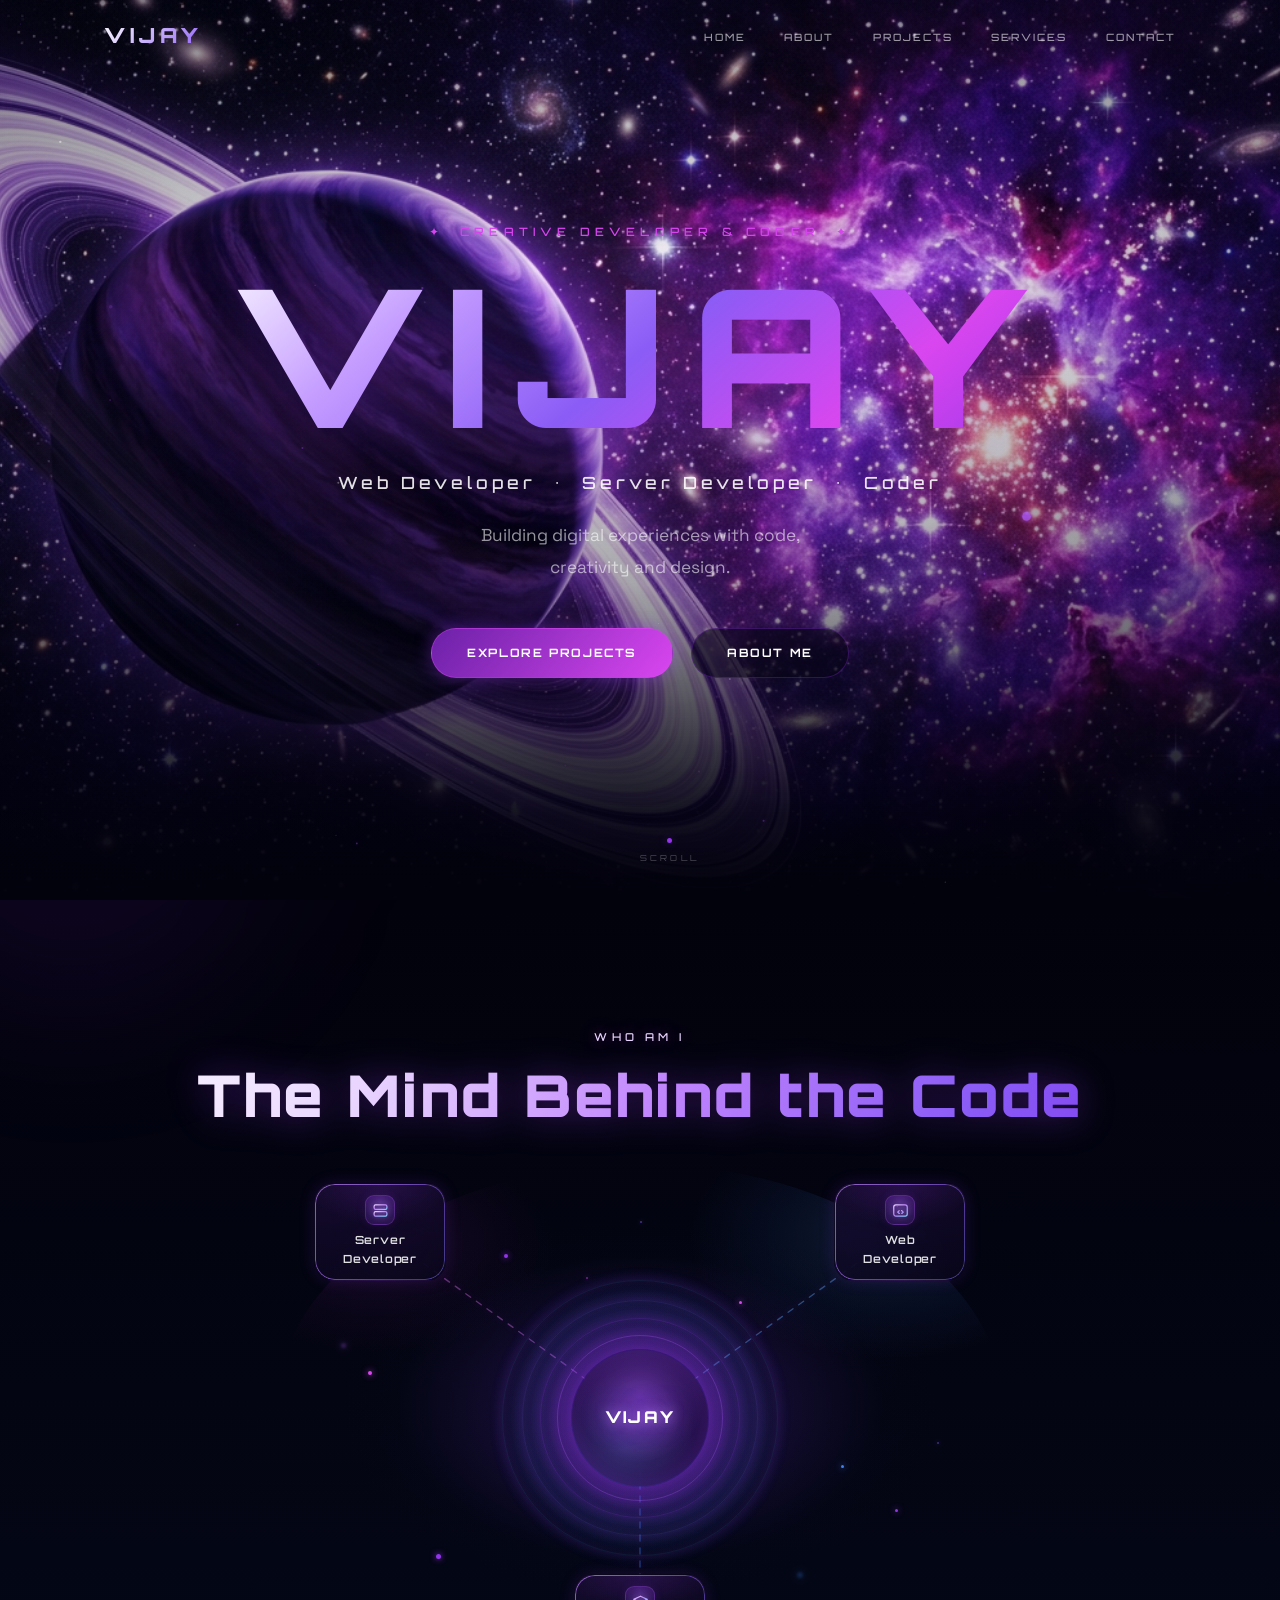
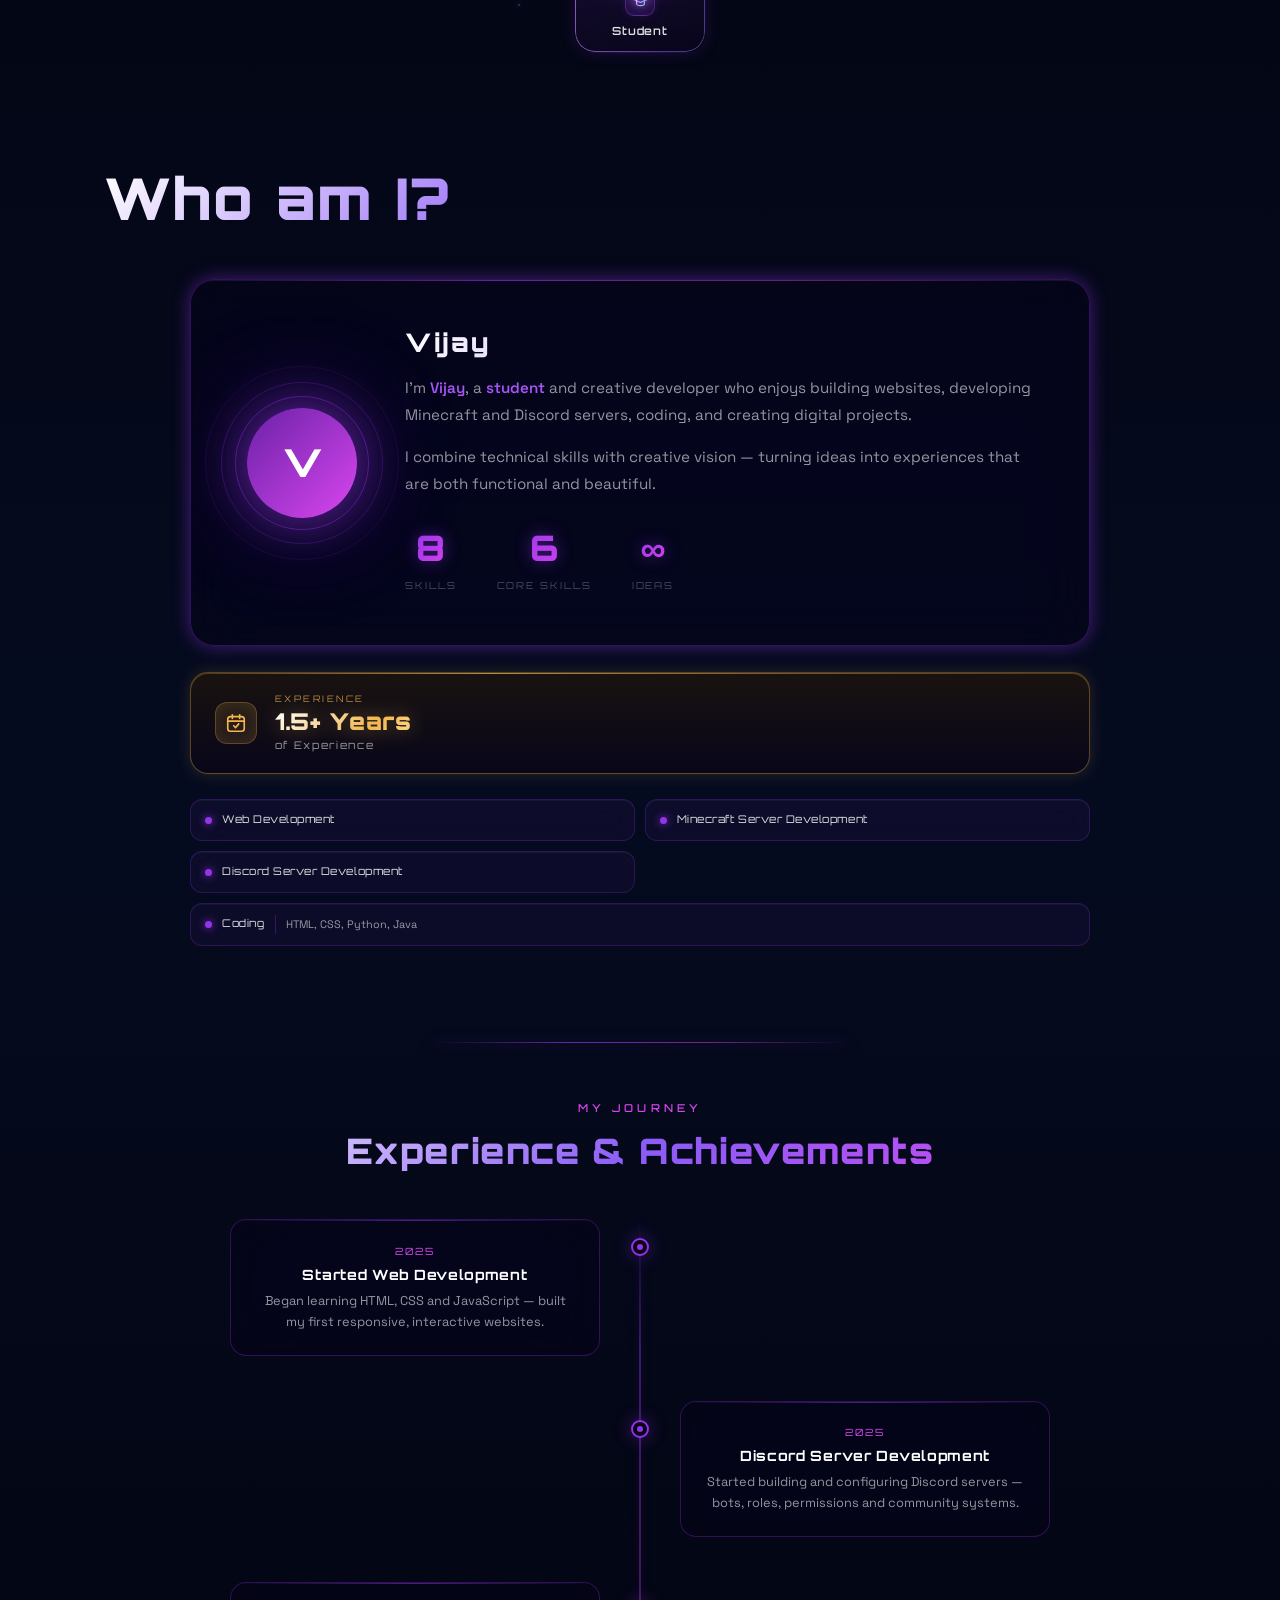
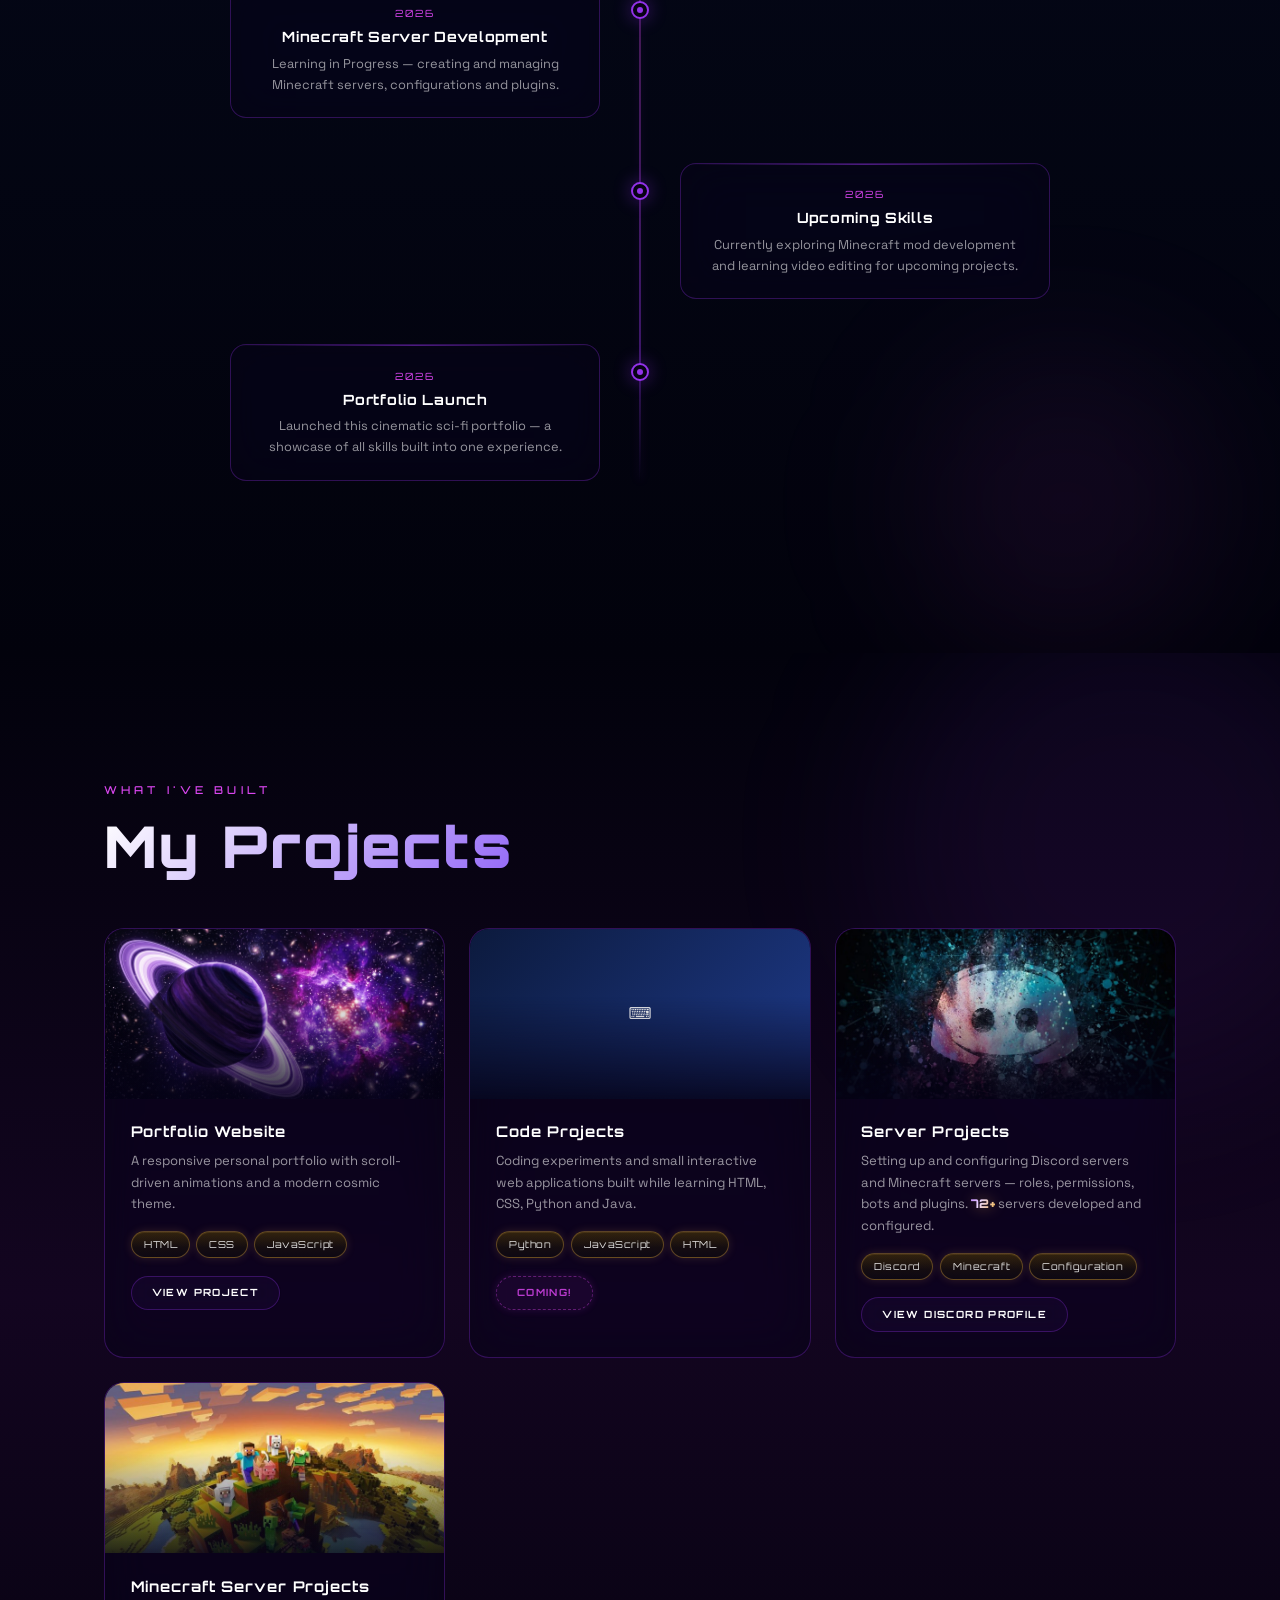
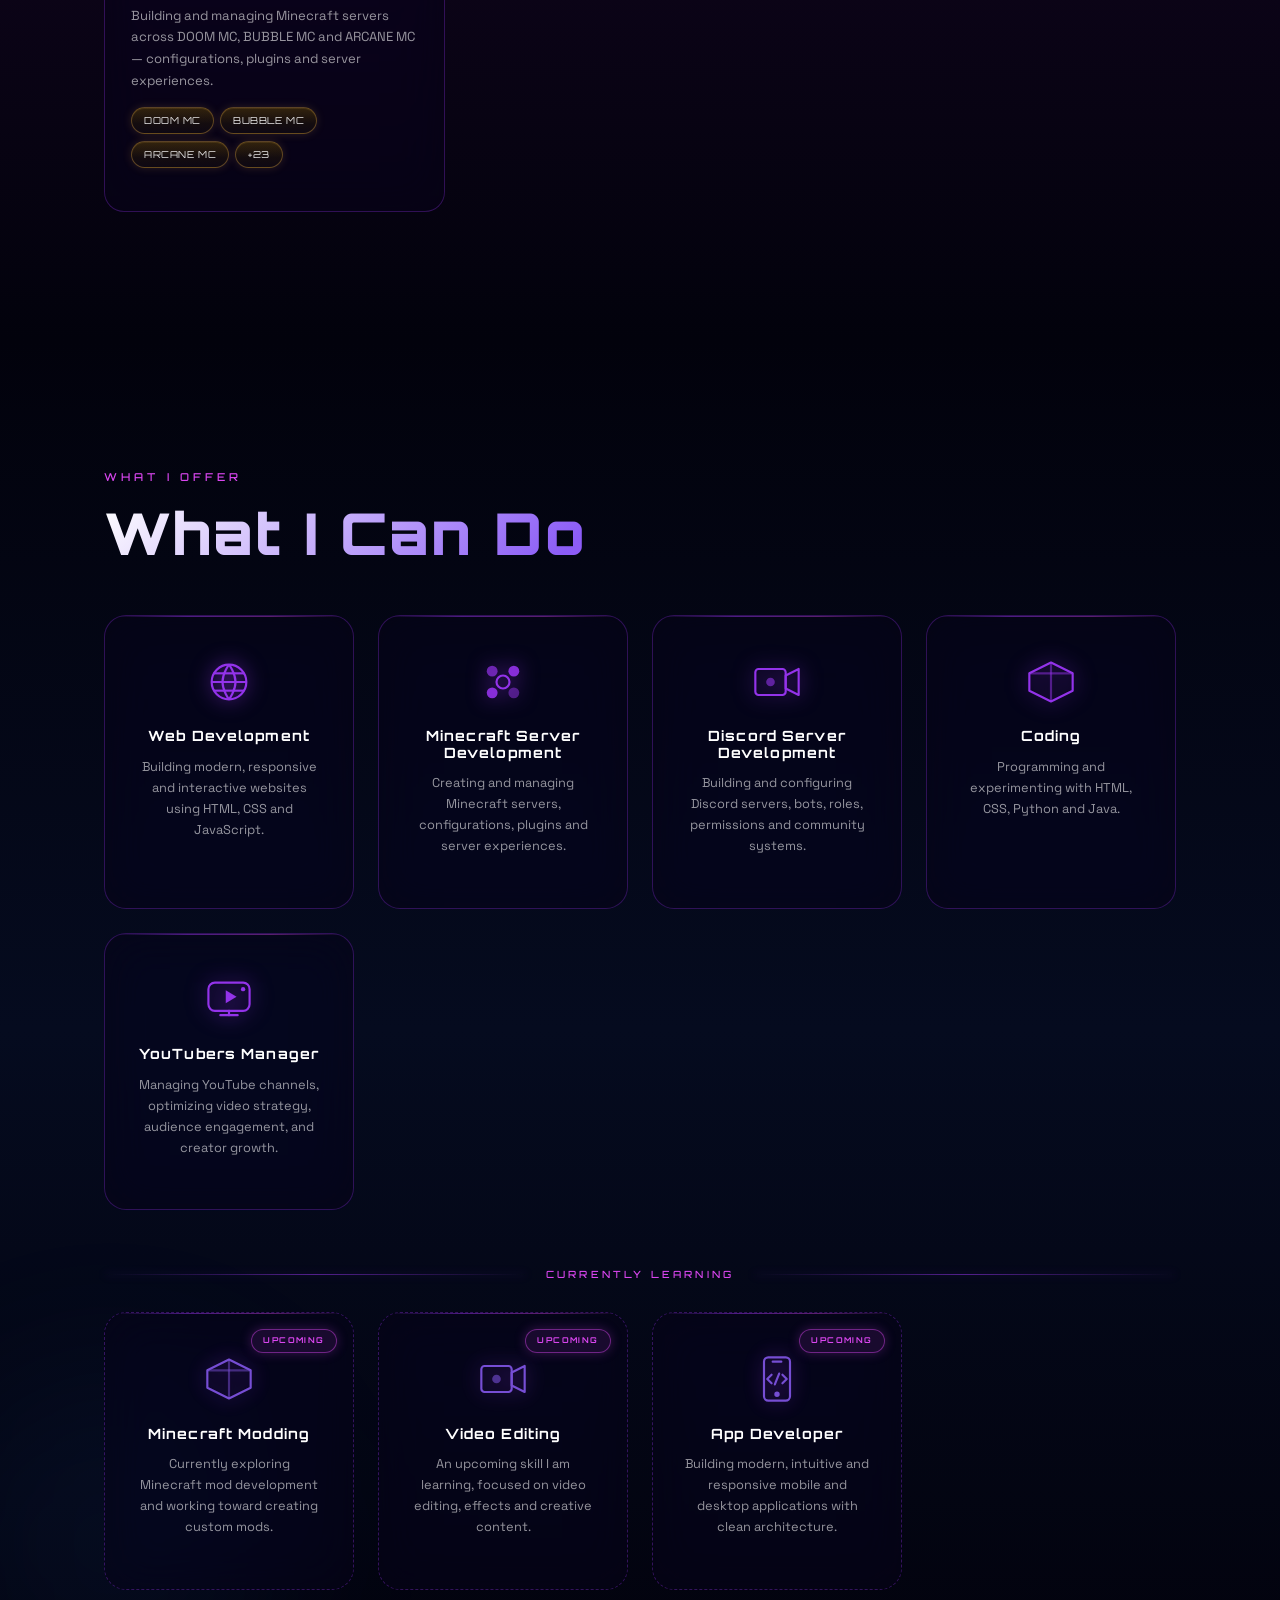
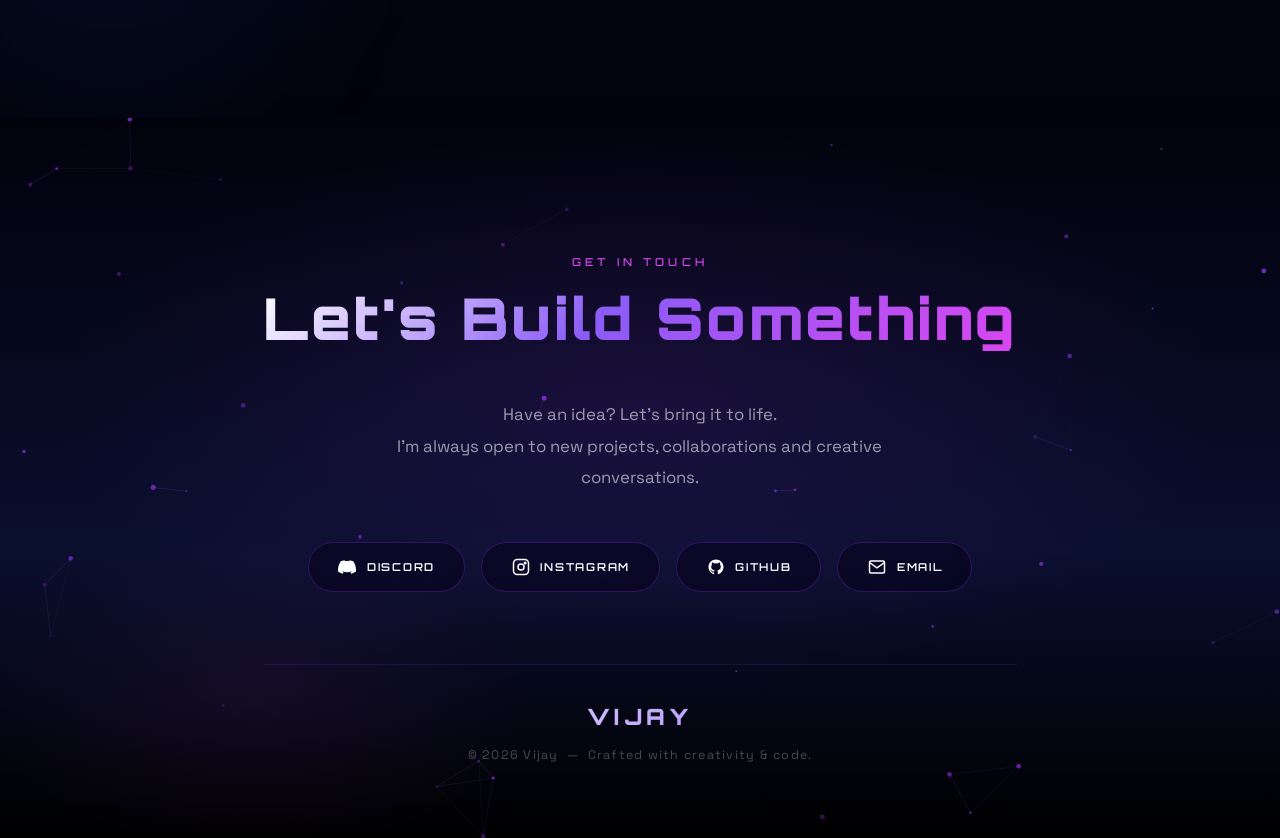
<file: index.html>
<!DOCTYPE html>
<html lang="en">

<head>
  <meta charset="UTF-8">
  <meta name="viewport" content="width=device-width, initial-scale=1.0">
  <title>VIJAY — Creative Developer &amp; Coder</title>
  <meta name="description"
    content="Vijay — a student and creative developer building websites, Minecraft and Discord servers, and digital projects.">
  <meta name="keywords" content="vijay, portfolio, web developer, server developer, minecraft, discord, coding">
  <meta property="og:title" content="VIJAY — Creative Developer & Coder">
  <meta property="og:description" content="Building digital experiences with code, creativity and design.">
  <link rel="preconnect" href="https://fonts.googleapis.com">
  <link rel="preconnect" href="https://fonts.gstatic.com" crossorigin>
  <link
    href="https://fonts.googleapis.com/css2?family=Orbitron:wght@400;500;700;900&family=Space+Grotesk:wght@300;400;500;600;700&display=swap"
    rel="stylesheet">
  <link rel="stylesheet" href="style.css">
</head>

<body>

  <!-- ======================================================
       NAVBAR
  ====================================================== -->
  <nav id="navbar" role="navigation" aria-label="Main navigation">
    <div class="nav-container">
      <a href="#hero" class="nav-logo" id="nav-logo">VIJAY</a>
      <ul class="nav-links" role="list">
        <li><a href="#hero" id="nav-home">Home</a></li>
        <li><a href="#about" id="nav-about">About</a></li>
        <li><a href="#projects" id="nav-projects">Projects</a></li>
        <li><a href="#services" id="nav-services">Services</a></li>
        <li><a href="#contact" id="nav-contact">Contact</a></li>
      </ul>
      <button class="hamburger" id="hamburger" aria-label="Toggle menu" aria-expanded="false">
        <span></span>
        <span></span>
        <span></span>
      </button>
    </div>
  </nav>

  <!-- Mobile Menu -->
  <div class="mobile-menu" id="mobile-menu" aria-hidden="true">
    <ul role="list">
      <li><a href="#hero" class="mobile-link" id="m-home">Home</a></li>
      <li><a href="#about" class="mobile-link" id="m-about">About</a></li>
      <li><a href="#projects" class="mobile-link" id="m-projects">Projects</a></li>
      <li><a href="#services" class="mobile-link" id="m-services">Services</a></li>
      <li><a href="#contact" class="mobile-link" id="m-contact">Contact</a></li>
    </ul>
  </div>
  <div class="menu-overlay" id="menu-overlay"></div>

  <!-- ======================================================
       HERO — Planet Background
  ====================================================== -->
  <section id="hero" aria-label="Hero section">
    <!-- Star particle canvas -->
    <canvas id="star-canvas" aria-hidden="true"></canvas>
    <!-- Planet image background -->
    <div class="hero-bg" id="hero-bg" role="img" aria-label="Purple ringed planet in space"></div>
    <!-- Gradient overlays for readability -->
    <div class="hero-overlay" aria-hidden="true"></div>
    <!-- Floating particles layer -->
    <div class="hero-particles" id="hero-particles" aria-hidden="true"></div>

    <!-- Main hero content -->
    <div class="hero-content" id="hero-content">
      <div class="hero-label">✦ &nbsp;CREATIVE DEVELOPER &amp; CODER&nbsp; ✦</div>
      <h1 class="hero-title" id="hero-title">VIJAY</h1>
      <div class="hero-subtitle">Web Developer &nbsp;•&nbsp; Server Developer &nbsp;•&nbsp; Coder</div>
      <p class="hero-intro">Building digital experiences with code,<br>creativity and design.</p>
      <div class="hero-buttons">
        <a href="#projects" class="btn btn-primary" id="btn-explore-projects">Explore Projects</a>
        <a href="#about" class="btn btn-secondary" id="btn-about-me">About Me</a>
      </div>
    </div>

    <!-- Scroll indicator -->
    <div class="scroll-indicator" aria-hidden="true">
      <div class="scroll-dot"></div>
      <span>SCROLL</span>
    </div>
  </section>

  <!-- ==========================================================
        ABOUT ME
        Includes the holographic identity diagram and the journey
        timeline so the page flows Hero -> About -> Projects ->
        Services -> Contact.
    ========================================================== -->
  <section id="about" aria-label="About me">
    <div class="about-bg-decoration" aria-hidden="true">
      <div class="deco-orb deco-orb-1"></div>
      <div class="deco-orb deco-orb-2"></div>
    </div>

    <!-- Holographic identity diagram (kept from the original design) -->
    <div class="identity-content">
      <div class="section-label" id="identity-label">WHO AM I</div>
      <h2 class="section-title" id="identity-title">The Mind Behind the Code</h2>

      <!-- Node graph container. .reveal-left is reused here purely as the
           section's in-view trigger for the staged entrance below. -->
      <div class="identity-nodes reveal-left" id="identity-nodes" aria-label="Identity node diagram">
        <!-- SVG connecting lines (drawn by JS) -->
        <svg class="node-lines" id="node-lines" aria-hidden="true">
          <defs>
            <filter id="glow-filter" x="-20%" y="-20%" width="140%" height="140%">
              <feGaussianBlur stdDeviation="3" result="blur" />
              <feMerge>
                <feMergeNode in="blur" />
                <feMergeNode in="SourceGraphic" />
              </feMerge>
            </filter>
            <!-- Violet at the VIJAY end, shifting to blue-violet at the
                 node end. Gradients are userSpaceOnUse so they map onto the
                 real pixel geometry the JS writes into x1/y1/x2/y2. -->
            <linearGradient id="line-grad-dev" gradientUnits="userSpaceOnUse" x1="0" y1="0" x2="1" y2="1">
              <stop offset="0%" stop-color="#c084fc" stop-opacity="0.95" />
              <stop offset="55%" stop-color="#8b5cf6" stop-opacity="0.80" />
              <stop offset="100%" stop-color="#60a5fa" stop-opacity="0.55" />
            </linearGradient>
            <linearGradient id="line-grad-mgr" gradientUnits="userSpaceOnUse" x1="0" y1="0" x2="1" y2="1">
              <stop offset="0%" stop-color="#c084fc" stop-opacity="0.95" />
              <stop offset="55%" stop-color="#a855f7" stop-opacity="0.78" />
              <stop offset="100%" stop-color="#e879f9" stop-opacity="0.50" />
            </linearGradient>
            <linearGradient id="line-grad-age" gradientUnits="userSpaceOnUse" x1="0" y1="0" x2="1" y2="1">
              <stop offset="0%" stop-color="#c084fc" stop-opacity="0.95" />
              <stop offset="55%" stop-color="#8b5cf6" stop-opacity="0.80" />
              <stop offset="100%" stop-color="#3b82f6" stop-opacity="0.55" />
            </linearGradient>

            <!-- Shared stroke ramp for the three node icons: violet through
                 blue-violet, so every icon carries the same colour grade. -->
            <linearGradient id="icon-grad" x1="0%" y1="0%" x2="100%" y2="100%">
              <stop offset="0%" stop-color="#e9d5ff" />
              <stop offset="45%" stop-color="#c084fc" />
              <stop offset="100%" stop-color="#7dd3fc" />
            </linearGradient>
          </defs>
          <line id="line-dev" class="connect-line" x1="50%" y1="50%" x2="75%" y2="20%" stroke="url(#line-grad-dev)"
            filter="url(#glow-filter)" />
          <line id="line-mgr" class="connect-line" x1="50%" y1="50%" x2="25%" y2="20%" stroke="url(#line-grad-mgr)"
            filter="url(#glow-filter)" />
          <line id="line-age" class="connect-line" x1="50%" y1="50%" x2="50%" y2="85%" stroke="url(#line-grad-age)"
            filter="url(#glow-filter)" />

          <!-- Energy pulses travelling outward from VIJAY along each
               connection. The JS above drives the geometry of both the
               base line and its pulse together. -->
          <line id="flow-dev" class="flow-line" pathLength="1" x1="50%" y1="50%" x2="75%" y2="20%" />
          <line id="flow-mgr" class="flow-line" pathLength="1" x1="50%" y1="50%" x2="25%" y2="20%" />
          <line id="flow-age" class="flow-line" pathLength="1" x1="50%" y1="50%" x2="50%" y2="85%" />
        </svg>

        <!-- Cinematic lighting stack, back to front:
             ambient violet wash -> blue rim (upper right) -> magenta rim
             (upper left) -> the tight bloom directly behind VIJAY. All are
             purely decorative and sit below every interactive layer. -->
        <div class="node-aura" aria-hidden="true"></div>
        <div class="node-light node-light-blue" aria-hidden="true"></div>
        <div class="node-light node-light-magenta" aria-hidden="true"></div>
        <div class="node-bloom" aria-hidden="true"></div>

        <!-- Central node -->
        <div class="node node-center enter-vijay" id="node-center">
          <!-- Outer halo, then four concentric expanding rings. The halo
               provides the static multi-layer glow; the rings add motion. -->
          <div class="node-halo" aria-hidden="true"></div>
          <div class="node-ring node-ring-1" aria-hidden="true"></div>
          <div class="node-ring node-ring-2" aria-hidden="true"></div>
          <div class="node-ring node-ring-3" aria-hidden="true"></div>
          <div class="node-ring node-ring-4" aria-hidden="true"></div>
          <!-- Soft highlight that sweeps slowly around the border -->
          <div class="node-sheen" aria-hidden="true"></div>
          <span>VIJAY</span>
        </div>

        <!-- Satellite nodes -->
        <div class="node node-satellite node-dev enter-sat" id="node-dev">
          <!-- Animated purple->violet gradient border layer + hover sweep -->
          <div class="sat-border" aria-hidden="true"></div>
          <div class="sat-sheen" aria-hidden="true"></div>
          <!-- Browser window with a code glyph — matches the thin stroked
               line-art used by the service and experience icons. -->
          <div class="node-sat-icon" aria-hidden="true">
            <svg viewBox="0 0 24 24" fill="none" stroke="currentColor" stroke-width="1.7" stroke-linecap="round"
              stroke-linejoin="round">
              <rect x="2.5" y="4" width="19" height="16" rx="3" />
              <path d="M2.5 8.5h19" />
              <circle cx="5.6" cy="6.25" r="0.55" fill="currentColor" stroke="none" />
              <circle cx="7.9" cy="6.25" r="0.55" fill="currentColor" stroke="none" />
              <path d="M10.2 12.2L8.2 14.2l2 2" />
              <path d="M13.8 12.2l2 2-2 2" />
            </svg>
          </div>
          <span>Web Developer</span>
        </div>
        <div class="node node-satellite node-mgr enter-sat" id="node-mgr">
          <div class="sat-border" aria-hidden="true"></div>
          <div class="sat-sheen" aria-hidden="true"></div>
          <!-- Stacked server racks with status LEDs -->
          <div class="node-sat-icon" aria-hidden="true">
            <svg viewBox="0 0 24 24" fill="none" stroke="currentColor" stroke-width="1.7" stroke-linecap="round"
              stroke-linejoin="round">
              <rect x="3" y="4" width="18" height="6.5" rx="2" />
              <rect x="3" y="13.5" width="18" height="6.5" rx="2" />
              <path d="M6.5 7.25h4" />
              <path d="M6.5 16.75h4" />
              <circle cx="17" cy="7.25" r="0.6" fill="currentColor" stroke="none" />
              <circle cx="17" cy="16.75" r="0.6" fill="currentColor" stroke="none" />
            </svg>
          </div>
          <span>Server Developer</span>
        </div>
        <div class="node node-satellite node-age enter-sat" id="node-age">
          <div class="sat-border" aria-hidden="true"></div>
          <div class="sat-sheen" aria-hidden="true"></div>
          <!-- Minimal graduation cap -->
          <div class="node-sat-icon" aria-hidden="true">
            <svg viewBox="0 0 24 24" fill="none" stroke="currentColor" stroke-width="1.7" stroke-linecap="round"
              stroke-linejoin="round">
              <path d="M12 4.5L21.5 9 12 13.5 2.5 9 12 4.5Z" />
              <path d="M6.5 11.2v4.1c0 1.4 2.5 2.6 5.5 2.6s5.5-1.2 5.5-2.6v-4.1" />
              <path d="M21.5 9v4.6" />
            </svg>
          </div>
          <span>Student</span>
        </div>

        <!-- Floating particles around nodes -->
        <div class="node-particle np-1" aria-hidden="true"></div>
        <div class="node-particle np-2" aria-hidden="true"></div>
        <div class="node-particle np-3" aria-hidden="true"></div>
        <div class="node-particle np-4" aria-hidden="true"></div>
        <div class="node-particle np-5" aria-hidden="true"></div>
        <div class="node-particle np-6" aria-hidden="true"></div>
        <!-- A few extra motes for depth — kept very faint. .is-bloom adds a
             soft blurred halo so some particles read as out-of-focus. -->
        <div class="node-particle np-7" aria-hidden="true"></div>
        <div class="node-particle np-8" aria-hidden="true"></div>
        <div class="node-particle np-9" aria-hidden="true"></div>
        <div class="node-particle np-10 is-bloom" aria-hidden="true"></div>
        <div class="node-particle np-11 is-bloom" aria-hidden="true"></div>
        <div class="node-particle np-12" aria-hidden="true"></div>
      </div>
    </div>

    <div class="container">
      <div class="section-label reveal-up" id="about-label">WHO I AM</div>
      <h2 class="section-title reveal-up" id="about-title">Who am I?</h2>

      <div class="about-wrapper">
        <!-- Glass card -->
        <div class="about-glass reveal-up" id="about-glass">
          <!-- Avatar -->
          <div class="about-avatar" aria-hidden="true">
            <div class="avatar-rings">
              <div class="avatar-ring ar-1"></div>
              <div class="avatar-ring ar-2"></div>
              <div class="avatar-ring ar-3"></div>
            </div>
            <div class="avatar-inner">
              <span>V</span>
            </div>
          </div>

          <!-- Text -->
          <div class="about-text">
            <h3 class="about-name">Vijay</h3>
            <p>I'm <strong>Vijay</strong>, a <strong>student</strong> and creative developer who enjoys building
              websites, developing Minecraft and Discord servers, coding, and creating digital projects.</p>
            <p>I combine technical skills with creative vision — turning ideas into experiences that are both
              functional and beautiful.</p>

            <div class="about-stats" role="list" aria-label="Stats">
              <div class="stat" role="listitem">
                <span class="stat-num" aria-label="8 skills">8</span>
                <span class="stat-label">Skills</span>
              </div>
              <div class="stat" role="listitem">
                <span class="stat-num" aria-label="6 core skills">6</span>
                <span class="stat-label">Core Skills</span>
              </div>
              <div class="stat" role="listitem">
                <span class="stat-num" aria-label="Infinite ideas">∞</span>
                <span class="stat-label">Ideas</span>
              </div>
            </div>
          </div>
        </div>

        <!-- Experience badge — gold accent, kept as a distinct card rather
             than plain text so it reads as the section's focal stat. -->
        <div class="exp-card reveal-left" id="exp-card">
          <!-- Separate layer so the glow pulse and the hover lift can both
               animate without one cancelling the other. -->
          <div class="exp-glow" aria-hidden="true"></div>
          <div class="exp-icon" aria-hidden="true">
            <svg viewBox="0 0 24 24" fill="none" stroke="currentColor" stroke-width="1.8" stroke-linecap="round"
              stroke-linejoin="round">
              <rect x="3" y="5" width="18" height="16" rx="3" />
              <path d="M3 10h18" />
              <path d="M8 3v4" />
              <path d="M16 3v4" />
              <path d="M9.5 15l2 2 3.5-4" />
            </svg>
          </div>
          <div class="exp-body">
            <span class="exp-label">Experience</span>
            <span class="exp-value">1.5+ Years</span>
            <span class="exp-sub">of Experience</span>
          </div>
        </div>

        <!-- Compact summary of development areas. Purely a visual overview —
             the full breakdown still lives in the Skills section below. -->
        <ul class="about-areas reveal-stagger" id="about-areas" aria-label="Main development areas">
          <li class="area-chip">
            <span class="area-dot" aria-hidden="true"></span>
            <span class="area-name">Web Development</span>
          </li>
          <li class="area-chip">
            <span class="area-dot" aria-hidden="true"></span>
            <span class="area-name">Minecraft Server Development</span>
          </li>
          <li class="area-chip">
            <span class="area-dot" aria-hidden="true"></span>
            <span class="area-name">Discord Server Development</span>
          </li>
          <li class="area-chip area-chip-code">
            <span class="area-dot" aria-hidden="true"></span>
            <span class="area-name">Coding</span>
            <span class="area-sub">HTML, CSS, Python, Java</span>
          </li>
        </ul>
      </div>
    </div>

    <div class="about-journey">
      <div class="section-label reveal-up" id="exp-label">MY JOURNEY</div>
      <h3 class="about-journey-title reveal-up" id="exp-title">Experience &amp; Achievements</h3>

      <div class="timeline" role="list" aria-label="Timeline of achievements">

        <div class="timeline-item tl-left reveal-tl" role="listitem" id="tl-1">
          <div class="tl-dot" aria-hidden="true">
            <div class="tl-dot-inner"></div>
          </div>
          <div class="tl-card">
            <time class="tl-year" datetime="2025">2025</time>
            <h3>Started Web Development</h3>
            <p>Began learning HTML, CSS and JavaScript — built my first responsive, interactive websites.</p>
          </div>
        </div>

        <div class="timeline-item tl-right reveal-tl" role="listitem" id="tl-2">
          <div class="tl-dot" aria-hidden="true">
            <div class="tl-dot-inner"></div>
          </div>
          <div class="tl-card">
            <time class="tl-year" datetime="2025">2025</time>
            <h3>Discord Server Development</h3>
            <p>Started building and configuring Discord servers — bots, roles, permissions and community systems.</p>
          </div>
        </div>

        <div class="timeline-item tl-left reveal-tl" role="listitem" id="tl-3">
          <div class="tl-dot" aria-hidden="true">
            <div class="tl-dot-inner"></div>
          </div>
          <div class="tl-card">
            <time class="tl-year" datetime="2026">2026</time>
            <h3>Minecraft Server Development</h3>
            <p>Learning in Progress — creating and managing Minecraft servers, configurations and plugins.</p>
          </div>
        </div>

        <div class="timeline-item tl-right reveal-tl" role="listitem" id="tl-4">
          <div class="tl-dot" aria-hidden="true">
            <div class="tl-dot-inner"></div>
          </div>
          <div class="tl-card">
            <time class="tl-year" datetime="2026">2026</time>
            <h3>Upcoming Skills</h3>
            <p>Currently exploring Minecraft mod development and learning video editing for upcoming projects.</p>
          </div>
        </div>

        <div class="timeline-item tl-left reveal-tl" role="listitem" id="tl-5">
          <div class="tl-dot" aria-hidden="true">
            <div class="tl-dot-inner"></div>
          </div>
          <div class="tl-card">
            <time class="tl-year" datetime="2026">2026</time>
            <h3>Portfolio Launch</h3>
            <p>Launched this cinematic sci-fi portfolio — a showcase of all skills built into one experience.</p>
          </div>
        </div>

      </div><!-- end .timeline -->
    </div><!-- end .about-journey -->
  </section>

  <!-- ======================================================
            PROJECTS
       ====================================================== -->
  <section id="projects" aria-label="Projects section">
    <div class="projects-bg-deco" aria-hidden="true">
      <div class="deco-orb deco-orb-3"></div>
    </div>
    <div class="container">
      <div class="section-label reveal-up" id="projects-label">WHAT I'VE BUILT</div>
      <h2 class="section-title reveal-up" id="projects-title">My Projects</h2>

      <div class="projects-grid">

        <article class="project-card reveal-card" id="proj-1">
          <div class="project-preview" style="--grad-a:#1a0533;--grad-b:#6b21a8">
            <!-- Reuses the existing planet hero asset (first.jpg) as the thumbnail.
                 The emoji icon layer was removed so only the planet image shows. -->
            <img class="project-preview-img" src="first.jpg"
              alt="Purple ringed planet used as the portfolio hero background" loading="lazy">
            <div class="project-preview-overlay" aria-hidden="true"></div>
          </div>
          <div class="project-info">
            <h3>Portfolio Website</h3>
            <p>A responsive personal portfolio with scroll-driven animations and a modern cosmic theme.</p>
            <div class="project-tags" role="list" aria-label="Technologies">
              <span role="listitem">HTML</span>
              <span role="listitem">CSS</span>
              <span role="listitem">JavaScript</span>
            </div>
            <!-- Real deployed destination. A plain <a> so the browser follows
                 it natively — no JavaScript redirect involved. -->
            <a href="https://portfolio-w7yb.vercel.app/" class="btn btn-small" id="view-proj-1" target="_blank"
              rel="noopener noreferrer">View Project</a>
          </div>
        </article>

        <article class="project-card reveal-card" id="proj-2">
          <div class="project-preview" style="--grad-a:#0c1a3d;--grad-b:#1e3a8a">
            <div class="project-preview-inner">
              <div class="project-preview-icon" aria-hidden="true">⌨️</div>
            </div>
            <div class="project-preview-overlay" aria-hidden="true"></div>
          </div>
          <div class="project-info">
            <h3>Code Projects</h3>
            <p>Coding experiments and small interactive web applications built while learning HTML, CSS, Python and
              Java.</p>
            <div class="project-tags" role="list" aria-label="Technologies">
              <span role="listitem">Python</span>
              <span role="listitem">JavaScript</span>
              <span role="listitem">HTML</span>
            </div>
            <button type="button" class="btn-coming" id="view-proj-2" disabled>Coming!</button>
          </div>
        </article>

        <article class="project-card reveal-card" id="proj-3">
          <div class="project-preview" style="--grad-a:#1f0a2e;--grad-b:#7c3aed">
            <!-- Real dc.png thumbnail (project-root path) replaces the 🎨 placeholder -->
            <img class="project-preview-img" src="dc.png"
              alt="Discord logo glowing in a cosmic nebula, representing the server projects" loading="lazy">
            <div class="project-preview-overlay" aria-hidden="true"></div>
          </div>
          <div class="project-info">
            <h3>Server Projects</h3>
            <p>Setting up and configuring Discord servers and Minecraft servers — roles, permissions, bots and plugins.
              <strong class="proj-stat">72+</strong> servers developed and configured.
            </p>
            <div class="project-tags" role="list" aria-label="Technologies">
              <span role="listitem">Discord</span>
              <span role="listitem">Minecraft</span>
              <span role="listitem">Configuration</span>
            </div>
            <a href="https://discordapp.com/users/1282254632298479649" class="btn btn-small" id="view-proj-3"
              target="_blank" rel="noopener noreferrer">View Discord Profile</a>
          </div>
        </article>

        <article class="project-card reveal-card" id="proj-4">
          <div class="project-preview" style="--grad-a:#0a1f0a;--grad-b:#166534">
            <img class="project-preview-img" src="mc.png"
              alt="Minecraft world landscape featuring Steve and Alex atop a mountain" loading="lazy">
            <div class="project-preview-overlay" aria-hidden="true"></div>
          </div>
          <div class="project-info">
            <h3>Minecraft Server Projects</h3>
            <p>Building and managing Minecraft servers across DOOM MC, BUBBLE MC and ARCANE MC — configurations,
              plugins and server experiences.</p>
            <div class="project-tags" role="list" aria-label="Minecraft servers">
              <span role="listitem">DOOM MC</span>
              <span role="listitem">BUBBLE MC</span>
              <span role="listitem">ARCANE MC</span>
              <!-- Compact indicator for the remaining server projects.
                   Opens a popup listing all 26 servers; it is NOT a tag. -->
              <button type="button" class="tag-more" id="mc-more-toggle" aria-haspopup="dialog" aria-expanded="false"
                aria-controls="mc-more-popup">+23</button>
            </div>
          </div>
        </article>

      </div><!-- end .projects-grid -->

      <!-- Compact popup: the full list of Minecraft server projects.
           Scoped to the Minecraft card only; nothing else uses it. -->
      <div class="mc-more-modal" id="mc-more-modal" aria-hidden="true">
        <div class="mc-more-backdrop" data-mc-more-close></div>
        <div class="mc-more-dialog" id="mc-more-popup" role="dialog" aria-modal="true" aria-labelledby="mc-more-title">
          <div class="mc-more-header">
            <h4 class="mc-more-title" id="mc-more-title">Minecraft Server Projects</h4>
            <button type="button" class="mc-more-close" id="mc-more-close"
              aria-label="Close project list">&times;</button>
          </div>
          <div class="mc-more-body">
            <ul class="mc-more-grid" id="mc-more-grid"></ul>
          </div>
        </div>
      </div>
    </div>
  </section>

  <!-- ======================================================
       SERVICES
  ====================================================== -->
  <section id="services" aria-label="Services section">
    <div class="services-bg-deco" aria-hidden="true">
      <div class="deco-orb deco-orb-4"></div>
    </div>
    <div class="container">
      <div class="section-label reveal-up" id="svc-label">WHAT I OFFER</div>
      <h2 class="section-title reveal-up" id="svc-title">What I Can Do</h2>

      <div class="services-grid">

        <div class="service-card reveal-card" id="svc-1">
          <div class="service-glow" aria-hidden="true"></div>
          <div class="service-icon" aria-hidden="true">
            <svg viewBox="0 0 48 48" fill="none">
              <circle cx="24" cy="24" r="16" stroke="currentColor" stroke-width="2" />
              <path d="M24 8C24 8 18 16 18 24C18 32 24 40 24 40" stroke="currentColor" stroke-width="2" />
              <path d="M24 8C24 8 30 16 30 24C30 32 24 40 24 40" stroke="currentColor" stroke-width="2" />
              <line x1="8" y1="24" x2="40" y2="24" stroke="currentColor" stroke-width="2" />
              <line x1="10" y1="16" x2="38" y2="16" stroke="currentColor" stroke-width="2" />
              <line x1="10" y1="32" x2="38" y2="32" stroke="currentColor" stroke-width="2" />
            </svg>
          </div>
          <h3>Web Development</h3>
          <p>Building modern, responsive and interactive websites using HTML, CSS and JavaScript.</p>
          <div class="service-accent-line" aria-hidden="true"></div>
        </div>

        <div class="service-card reveal-card" id="svc-2">
          <div class="service-glow" aria-hidden="true"></div>
          <div class="service-icon" aria-hidden="true">
            <svg viewBox="0 0 48 48" fill="none">
              <circle cx="14" cy="14" r="5" fill="currentColor" opacity="0.7" />
              <circle cx="34" cy="14" r="5" fill="currentColor" opacity="0.9" />
              <circle cx="14" cy="34" r="5" fill="currentColor" opacity="0.9" />
              <circle cx="34" cy="34" r="5" fill="currentColor" opacity="0.5" />
              <circle cx="24" cy="24" r="6" stroke="currentColor" stroke-width="2" />
            </svg>
          </div>
          <h3>Minecraft Server Development</h3>
          <p>Creating and managing Minecraft servers, configurations, plugins and server experiences.</p>
          <div class="service-accent-line" aria-hidden="true"></div>
        </div>

        <div class="service-card reveal-card" id="svc-3">
          <div class="service-glow" aria-hidden="true"></div>
          <div class="service-icon" aria-hidden="true">
            <svg viewBox="0 0 48 48" fill="none">
              <rect x="4" y="12" width="28" height="24" rx="3" stroke="currentColor" stroke-width="2" />
              <path d="M32 18L44 12V36L32 30V18Z" stroke="currentColor" stroke-width="2" stroke-linejoin="round" />
              <circle cx="18" cy="24" r="4" fill="currentColor" opacity="0.6" />
            </svg>
          </div>
          <h3>Discord Server Development</h3>
          <p>Building and configuring Discord servers, bots, roles, permissions and community systems.</p>
          <div class="service-accent-line" aria-hidden="true"></div>
        </div>

        <div class="service-card reveal-card" id="svc-4">
          <div class="service-glow" aria-hidden="true"></div>
          <div class="service-icon" aria-hidden="true">
            <svg viewBox="0 0 48 48" fill="none" stroke="currentColor" stroke-width="2">
              <path d="M24 6L44 16V32L24 42L4 32V16L24 6Z" stroke-linejoin="round" />
              <path d="M24 6V42" opacity="0.5" />
              <path d="M4 16L44 16" opacity="0.5" />
            </svg>
          </div>
          <h3>Coding</h3>
          <p>Programming and experimenting with HTML, CSS, Python and Java.</p>
          <div class="service-accent-line" aria-hidden="true"></div>
        </div>

        <div class="service-card reveal-card" id="svc-yt-mgr">
          <div class="service-glow" aria-hidden="true"></div>
          <div class="service-icon" aria-hidden="true">
            <svg viewBox="0 0 48 48" fill="none" stroke="currentColor" stroke-width="2">
              <rect x="5" y="8" width="38" height="26" rx="6" />
              <polygon points="21,15 31,21 21,27" fill="currentColor" stroke="none" />
              <path d="M16 38L32 38" stroke-linecap="round" />
              <path d="M24 34L24 38" stroke-linecap="round" />
              <circle cx="37" cy="14" r="2" fill="currentColor" stroke="none" />
            </svg>
          </div>
          <h3>YouTubers Manager</h3>
          <p>Managing YouTube channels, optimizing video strategy, audience engagement, and creator growth.</p>
          <div class="service-accent-line" aria-hidden="true"></div>
        </div>

      </div>

      <!-- Skills still being learned — clearly separated from current skills -->
      <div class="skills-divider reveal-up" aria-hidden="true"><span>Currently Learning</span></div>

      <div class="services-grid">

        <div class="service-card is-upcoming reveal-card" id="svc-5">
          <span class="skill-badge">Upcoming</span>
          <div class="service-glow" aria-hidden="true"></div>
          <div class="service-icon" aria-hidden="true">
            <svg viewBox="0 0 48 48" fill="none" stroke="currentColor" stroke-width="2">
              <path d="M24 6L44 16V32L24 42L4 32V16L24 6Z" stroke-linejoin="round" />
              <path d="M24 6V42" opacity="0.5" />
              <path d="M4 16L44 16" opacity="0.5" />
            </svg>
          </div>
          <h3>Minecraft Modding</h3>
          <p>Currently exploring Minecraft mod development and working toward creating custom mods.</p>
          <div class="service-accent-line" aria-hidden="true"></div>
        </div>

        <div class="service-card is-upcoming reveal-card" id="svc-6">
          <span class="skill-badge">Upcoming</span>
          <div class="service-glow" aria-hidden="true"></div>
          <div class="service-icon" aria-hidden="true">
            <svg viewBox="0 0 48 48" fill="none">
              <rect x="4" y="12" width="28" height="24" rx="3" stroke="currentColor" stroke-width="2" />
              <path d="M32 18L44 12V36L32 30V18Z" stroke="currentColor" stroke-width="2" stroke-linejoin="round" />
              <circle cx="18" cy="24" r="4" fill="currentColor" opacity="0.6" />
            </svg>
          </div>
          <h3>Video Editing</h3>
          <p>An upcoming skill I am learning, focused on video editing, effects and creative content.</p>
          <div class="service-accent-line" aria-hidden="true"></div>
        </div>

        <!-- Moved here from the current-skills grid above: same card, icon and
             copy, now flagged as upcoming like its neighbours. -->
        <div class="service-card is-upcoming reveal-card" id="svc-app-dev">
          <span class="skill-badge">Upcoming</span>
          <div class="service-glow" aria-hidden="true"></div>
          <div class="service-icon" aria-hidden="true">
            <svg viewBox="0 0 48 48" fill="none" stroke="currentColor" stroke-width="2">
              <rect x="12" y="4" width="24" height="40" rx="4" />
              <line x1="20" y1="8" x2="28" y2="8" stroke-linecap="round" />
              <circle cx="24" cy="38" r="1.5" fill="currentColor" />
              <path d="M19 20L15 24L19 28" stroke-linecap="round" stroke-linejoin="round" />
              <path d="M29 20L33 24L29 28" stroke-linecap="round" stroke-linejoin="round" />
              <line x1="26" y1="19" x2="22" y2="29" stroke-linecap="round" />
            </svg>
          </div>
          <h3>App Developer</h3>
          <p>Building modern, intuitive and responsive mobile and desktop applications with clean architecture.</p>
          <div class="service-accent-line" aria-hidden="true"></div>
        </div>

      </div>
    </div>
  </section>

  <!-- ======================================================
       CONTACT
  ====================================================== -->
  <section id="contact" aria-label="Contact section">
    <canvas id="contact-canvas" aria-hidden="true"></canvas>
    <div class="contact-bg-glow" aria-hidden="true"></div>

    <div class="container">
      <div class="section-label reveal-up" id="contact-label">GET IN TOUCH</div>
      <h2 class="section-title reveal-up" id="contact-title">Let's Build Something</h2>
      <p class="contact-intro reveal-up">Have an idea? Let's bring it to life.<br>I'm always open to new projects,
        collaborations and creative conversations.</p>

      <div class="contact-links reveal-up" role="list" aria-label="Contact links">
        <a href="https://discordapp.com/users/1282254632298479649" class="contact-btn" id="contact-discord"
          target="_blank" rel="noopener noreferrer" aria-label="Discord profile">
          <span class="cb-icon" aria-hidden="true">
            <svg viewBox="0 0 24 24" fill="currentColor">
              <path
                d="M20.317 4.37a19.791 19.791 0 0 0-4.885-1.515.074.074 0 0 0-.079.037c-.21.375-.444.864-.608 1.25a18.27 18.27 0 0 0-5.487 0 12.64 12.64 0 0 0-.617-1.25.077.077 0 0 0-.079-.037A19.736 19.736 0 0 0 3.677 4.37a.07.07 0 0 0-.032.027C.533 9.046-.32 13.58.099 18.057.1 18.08.11 18.1.124 18.111a19.9 19.9 0 0 0 5.993 3.03.078.078 0 0 0 .084-.028c.462-.63.874-1.295 1.226-1.994a.076.076 0 0 0-.041-.106 13.107 13.107 0 0 1-1.872-.892.077.077 0 0 1-.008-.128 10.2 10.2 0 0 0 .372-.292.074.074 0 0 1 .077-.01c3.928 1.793 8.18 1.793 12.062 0a.074.074 0 0 1 .078.01c.12.098.246.198.373.292a.077.077 0 0 1-.006.127 12.299 12.299 0 0 1-1.873.892.077.077 0 0 0-.041.107c.36.698.772 1.362 1.225 1.993a.076.076 0 0 0 .084.028 19.839 19.839 0 0 0 6.002-3.03.077.077 0 0 0 .032-.054c.5-5.177-.838-9.674-3.549-13.66a.061.061 0 0 0-.031-.03z" />
            </svg>
          </span>
          <span>Discord</span>
        </a>
        <a href="https://www.instagram.com/my.soul_ily/" class="contact-btn" id="contact-instagram"
          aria-label="Instagram profile" target="_blank" rel="noopener noreferrer">
          <span class="cb-icon" aria-hidden="true">
            <svg viewBox="0 0 24 24" fill="none" stroke="currentColor" stroke-width="2">
              <rect x="2" y="2" width="20" height="20" rx="5" ry="5" />
              <circle cx="12" cy="12" r="4" />
              <circle cx="17.5" cy="6.5" r="1" fill="currentColor" />
            </svg>
          </span>
          <span>Instagram</span>
        </a>
        <a href="#" class="contact-btn" id="contact-github" role="listitem" aria-label="GitHub">
          <span class="cb-icon" aria-hidden="true">
            <svg viewBox="0 0 24 24" fill="currentColor">
              <path
                d="M12 2C6.477 2 2 6.484 2 12.017c0 4.425 2.865 8.18 6.839 9.504.5.092.682-.217.682-.483 0-.237-.008-.868-.013-1.703-2.782.605-3.369-1.343-3.369-1.343-.454-1.158-1.11-1.466-1.11-1.466-.908-.62.069-.608.069-.608 1.003.07 1.531 1.032 1.531 1.032.892 1.53 2.341 1.088 2.91.832.092-.647.35-1.088.636-1.338-2.22-.253-4.555-1.113-4.555-4.951 0-1.093.39-1.988 1.029-2.688-.103-.253-.446-1.272.098-2.65 0 0 .84-.27 2.75 1.026A9.564 9.564 0 0 1 12 6.844a9.59 9.59 0 0 1 2.504.337c1.909-1.296 2.747-1.027 2.747-1.027.546 1.379.202 2.398.1 2.651.64.7 1.028 1.595 1.028 2.688 0 3.848-2.339 4.695-4.566 4.943.359.309.678.92.678 1.855 0 1.338-.012 2.419-.012 2.747 0 .268.18.58.688.482A10.02 10.02 0 0 0 22 12.017C22 6.484 17.522 2 12 2z" />
            </svg>
          </span>
          <span>GitHub</span>
        </a>
        <a href="mailto:officialvpurpose@gmail.com" class="contact-btn" id="contact-email"
          aria-label="Email officialvpurpose@gmail.com">
          <span class="cb-icon" aria-hidden="true">
            <svg viewBox="0 0 24 24" fill="none" stroke="currentColor" stroke-width="2">
              <path d="M4 4h16c1.1 0 2 .9 2 2v12c0 1.1-.9 2-2 2H4c-1.1 0-2-.9-2-2V6c0-1.1.9-2 2-2z" />
              <polyline points="22,6 12,13 2,6" />
            </svg>
          </span>
          <span>Email</span>
        </a>
      </div>

      <!-- Footer -->
      <footer class="site-footer reveal-up" role="contentinfo">
        <div class="footer-logo">VIJAY</div>
        <p>© 2026 Vijay &nbsp;—&nbsp; Crafted with creativity &amp; code.</p>
      </footer>
    </div>
  </section>

  <!-- ======================================================
       PROJECT MODAL & HUD TOAST
  ====================================================== -->
  <div class="project-modal" id="project-modal" aria-hidden="true" role="dialog" aria-modal="true"
    aria-labelledby="modal-project-title">
    <div class="modal-backdrop" id="modal-backdrop"></div>
    <div class="modal-dialog">
      <div class="modal-header">
        <h3 class="modal-title" id="modal-project-title">Project Title</h3>
        <button class="modal-close" id="modal-close" aria-label="Close modal">&times;</button>
      </div>
      <div class="modal-body">
        <div class="modal-preview-box" id="modal-preview-icon" hidden aria-hidden="true"></div>
        <p class="modal-desc" id="modal-project-desc">Project description goes here.</p>
        <div class="modal-tags" id="modal-project-tags"></div>
        <div class="modal-actions">
          <a href="#" class="btn btn-primary btn-small" id="modal-live-link" target="_blank"
            rel="noopener noreferrer">Launch Demo ↗</a>
          <button class="btn btn-secondary btn-small" id="modal-dismiss-btn">Close</button>
        </div>
      </div>
    </div>
  </div>

  <div class="cosmic-toast" id="cosmic-toast" aria-live="polite">
    <span class="toast-dot" aria-hidden="true"></span>
    <span id="toast-text">Notification message</span>
  </div>

  <!-- ======================================================
       SCRIPTS
  ====================================================== -->
  <script src="gsap.min.js"></script>
  <script src="ScrollTrigger.min.js"></script>
  <script src="script.js"></script>
</body>

</html>
</file>
<file: style.css>
/* ============================================================
   VIJAY PORTFOLIO — FUTURISTIC SCI-FI DESIGN SYSTEM
   ============================================================ */

/* ── 1. DESIGN TOKENS ──────────────────────────────────────── */
:root {
  /* Core palette */
  --void: #000000;
  --space: #02020c;
  --navy-deep: #050b1f;
  --navy: #0a0f2e;
  --deep-purple: #130520;
  --purple: #6b21a8;
  --purple-br: #9333ea;
  --purple-light: #a855f7;
  --violet: #7c3aed;
  --violet-br: #8b5cf6;
  --magenta: #d946ef;
  --magenta-dim: #a21caf;
  --blue: #1d4ed8;
  --blue-br: #3b82f6;
  --white: #ffffff;
  --white-dim: rgba(255, 255, 255, 0.88);
  --muted: rgba(255, 255, 255, 0.58);
  --subtle: rgba(255, 255, 255, 0.28);
  --faint: rgba(255, 255, 255, 0.10);

  /* Glassmorphism */
  --glass-bg: rgba(8, 4, 22, 0.60);
  --glass-bg-light: rgba(147, 51, 234, 0.06);
  --glass-border: rgba(147, 51, 234, 0.30);
  --glass-border-h: rgba(147, 51, 234, 0.70);
  --glass-blur: blur(24px) saturate(160%);

  /* Glow shadows */
  --glow-xs: 0 0 8px rgba(147, 51, 234, 0.35);
  --glow-sm: 0 0 18px rgba(147, 51, 234, 0.45);
  --glow-md: 0 0 35px rgba(147, 51, 234, 0.55), 0 0 70px rgba(147, 51, 234, 0.20);
  --glow-lg: 0 0 50px rgba(147, 51, 234, 0.65), 0 0 100px rgba(147, 51, 234, 0.30), 0 0 160px rgba(147, 51, 234, 0.12);
  --glow-txt: 0 0 20px rgba(147, 51, 234, 0.75);
  --glow-mag: 0 0 20px rgba(217, 70, 239, 0.55), 0 0 45px rgba(217, 70, 239, 0.25);

  /* Typography */
  --font-display: 'Orbitron', 'Segoe UI', sans-serif;
  --font-body: 'Space Grotesk', system-ui, sans-serif;

  /* Layout */
  --section-v: clamp(80px, 10vw, 140px);
  --container-max: 1200px;
  --container-pad: clamp(20px, 5vw, 64px);

  /* Transitions */
  --ease-out: cubic-bezier(0.22, 1, 0.36, 1);
  --ease-in-out: cubic-bezier(0.65, 0, 0.35, 1);
}

/* ── 2. RESET ──────────────────────────────────────────────── */
*,
*::before,
*::after {
  box-sizing: border-box;
  margin: 0;
  padding: 0;
}

html {
  scroll-behavior: smooth;
  overflow-x: hidden;
  font-size: 16px;
}

body {
  background: var(--space);
  color: var(--white);
  font-family: var(--font-body);
  line-height: 1.7;
  overflow-x: hidden;
  -webkit-font-smoothing: antialiased;
  -moz-osx-font-smoothing: grayscale;
}

a {
  color: inherit;
  text-decoration: none;
}

button {
  border: none;
  background: none;
  cursor: pointer;
  color: inherit;
  font: inherit;
}

img,
svg {
  display: block;
  max-width: 100%;
}

ul,
ol {
  list-style: none;
}

/* Custom scrollbar */
::-webkit-scrollbar {
  width: 4px;
}

::-webkit-scrollbar-track {
  background: var(--void);
}

::-webkit-scrollbar-thumb {
  background: linear-gradient(var(--purple), var(--magenta));
  border-radius: 2px;
}

/* ── 3. TYPOGRAPHY UTILITIES ──────────────────────────────── */
h1,
h2,
h3,
h4 {
  font-family: var(--font-display);
  letter-spacing: 0.04em;
  line-height: 1.15;
}

.section-label {
  font-family: var(--font-display);
  font-size: 0.68rem;
  font-weight: 500;
  letter-spacing: 0.38em;
  color: var(--magenta);
  text-transform: uppercase;
  margin-bottom: 0.85rem;
  opacity: 0.9;
}

.section-title {
  font-size: clamp(2rem, 5.5vw, 3.6rem);
  font-weight: 900;
  background: linear-gradient(135deg, var(--white) 0%, var(--violet-br) 45%, var(--magenta) 100%);
  -webkit-background-clip: text;
  -webkit-text-fill-color: transparent;
  background-clip: text;
  margin-bottom: 3rem;
}

/* ── 4. CONTAINER ─────────────────────────────────────────── */
.container {
  max-width: var(--container-max);
  margin: 0 auto;
  padding: 0 var(--container-pad);
  position: relative;
  z-index: 2;
}

/* ── 5. BUTTONS ───────────────────────────────────────────── */
.btn {
  display: inline-flex;
  align-items: center;
  gap: 0.5rem;
  padding: 0.88rem 2.2rem;
  border-radius: 50px;
  font-family: var(--font-display);
  font-size: 0.72rem;
  font-weight: 700;
  letter-spacing: 0.14em;
  text-transform: uppercase;
  position: relative;
  overflow: hidden;
  transition: transform 0.3s var(--ease-out), box-shadow 0.3s ease;
  cursor: pointer;
  white-space: nowrap;
}

.btn::after {
  content: '';
  position: absolute;
  inset: 0;
  border-radius: inherit;
  opacity: 0;
  transition: opacity 0.3s ease;
}

.btn-primary {
  background: linear-gradient(130deg, var(--purple) 0%, var(--magenta) 100%);
  border: 1px solid rgba(217, 70, 239, 0.4);
  box-shadow: var(--glow-sm);
}

.btn-primary::after {
  background: linear-gradient(130deg, var(--magenta) 0%, var(--purple) 100%);
}

.btn-primary:hover {
  transform: translateY(-3px) scale(1.03);
  box-shadow: var(--glow-md);
}

.btn-primary:hover::after {
  opacity: 1;
}

.btn-secondary {
  background: var(--glass-bg);
  border: 1px solid var(--glass-border);
  backdrop-filter: var(--glass-blur);
  -webkit-backdrop-filter: var(--glass-blur);
}

.btn-secondary::after {
  background: var(--glass-bg-light);
}

.btn-secondary:hover {
  transform: translateY(-3px);
  border-color: var(--glass-border-h);
  box-shadow: var(--glow-xs);
}

.btn-secondary:hover::after {
  opacity: 1;
}

.btn-small {
  padding: 0.48rem 1.25rem;
  font-size: 0.62rem;
  border-radius: 30px;
  background: var(--glass-bg-light);
  border: 1px solid var(--glass-border);
  backdrop-filter: blur(12px);
  -webkit-backdrop-filter: blur(12px);
  transition: all 0.3s ease;
}

.btn-small:hover {
  border-color: var(--glass-border-h);
  box-shadow: var(--glow-xs);
  transform: translateY(-2px);
}

/* "Coming!" state — a real <button disabled>, so it never navigates and
   never emits a fake/empty URL. Keeps the card's visual language intact. */
.btn-coming,
.btn-coming:hover,
.btn-coming:disabled {
  display: inline-flex;
  align-items: center;
  gap: 0.5rem;
  padding: 0.48rem 1.25rem;
  border-radius: 30px;
  font-family: var(--font-display);
  font-size: 0.62rem;
  font-weight: 700;
  letter-spacing: 0.14em;
  text-transform: uppercase;
  color: var(--magenta);
  background: rgba(217, 70, 239, 0.08);
  border: 1px dashed rgba(217, 70, 239, 0.45);
  box-shadow: 0 0 10px rgba(217, 70, 239, 0.18);
  cursor: not-allowed;
  opacity: 0.85;
  transform: none;
}

/* ── 6. NAVBAR ────────────────────────────────────────────── */
#navbar {
  position: fixed;
  top: 0;
  left: 0;
  right: 0;
  z-index: 900;
  padding: 1.1rem 0;
  transition: all 0.4s var(--ease-out);
}

#navbar.scrolled {
  background: rgba(2, 2, 15, 0.78);
  backdrop-filter: blur(24px) saturate(180%);
  -webkit-backdrop-filter: blur(24px) saturate(180%);
  border-bottom: 1px solid var(--glass-border);
  padding: 0.65rem 0;
  box-shadow: 0 4px 40px rgba(147, 51, 234, 0.12);
}

.nav-container {
  max-width: var(--container-max);
  margin: 0 auto;
  padding: 0 var(--container-pad);
  display: flex;
  align-items: center;
  justify-content: space-between;
}

.nav-logo {
  font-family: var(--font-display);
  font-size: 1.3rem;
  font-weight: 900;
  letter-spacing: 0.22em;
  background: linear-gradient(135deg, var(--white), var(--violet-br));
  -webkit-background-clip: text;
  -webkit-text-fill-color: transparent;
  background-clip: text;
  cursor: pointer;
  text-shadow: none;
}

.nav-links {
  display: flex;
  gap: 2.4rem;
}

.nav-links a {
  font-family: var(--font-display);
  font-size: 0.63rem;
  font-weight: 500;
  letter-spacing: 0.2em;
  text-transform: uppercase;
  color: var(--muted);
  transition: color 0.3s ease;
  position: relative;
  padding-bottom: 4px;
}

.nav-links a::after {
  content: '';
  position: absolute;
  bottom: 0;
  left: 0;
  width: 0;
  height: 1px;
  background: linear-gradient(to right, var(--purple-br), var(--magenta));
  box-shadow: 0 0 8px var(--purple-br);
  transition: width 0.35s var(--ease-out);
}

.nav-links a:hover {
  color: var(--white);
}

.nav-links a:hover::after {
  width: 100%;
}

/* Hamburger */
.hamburger {
  display: none;
  flex-direction: column;
  gap: 5px;
  padding: 6px;
}

.hamburger span {
  display: block;
  width: 24px;
  height: 2px;
  background: var(--white);
  border-radius: 2px;
  transition: all 0.35s var(--ease-out);
  transform-origin: center;
}

.hamburger.active span:nth-child(1) {
  transform: rotate(45deg) translate(5px, 5px);
}

.hamburger.active span:nth-child(2) {
  opacity: 0;
  transform: scaleX(0);
}

.hamburger.active span:nth-child(3) {
  transform: rotate(-45deg) translate(5px, -5px);
}

/* ── 7. MOBILE MENU ───────────────────────────────────────── */
.mobile-menu {
  position: fixed;
  top: 0;
  right: -100%;
  width: min(320px, 82vw);
  height: 100dvh;
  z-index: 890;
  background: rgba(4, 2, 18, 0.98);
  backdrop-filter: blur(30px);
  -webkit-backdrop-filter: blur(30px);
  border-left: 1px solid var(--glass-border);
  transition: right 0.42s var(--ease-out);
  display: flex;
  align-items: center;
  justify-content: center;
}

.mobile-menu.open {
  right: 0;
}

.mobile-menu ul {
  display: flex;
  flex-direction: column;
  gap: 2.2rem;
  text-align: center;
}

.mobile-link {
  font-family: var(--font-display);
  font-size: 1.1rem;
  font-weight: 700;
  letter-spacing: 0.22em;
  text-transform: uppercase;
  color: var(--muted);
  transition: all 0.3s ease;
  display: inline-block;
}

.mobile-link:hover {
  color: var(--white);
  text-shadow: var(--glow-txt);
  transform: translateX(4px);
}

.menu-overlay {
  position: fixed;
  inset: 0;
  z-index: 880;
  background: rgba(0, 0, 0, 0.5);
  opacity: 0;
  pointer-events: none;
  transition: opacity 0.4s ease;
}

.menu-overlay.visible {
  opacity: 1;
  pointer-events: all;
}

/* ── 8. HERO SECTION ──────────────────────────────────────── */
#hero {
  position: relative;
  width: 100%;
  height: 100dvh;
  min-height: 680px;
  display: flex;
  align-items: center;
  justify-content: center;
  overflow: hidden;
}

/* Planet background - fixed celestial layer during hero & identity journey */
.hero-bg {
  position: fixed;
  inset: -5%;
  /* extra space for parallax movement */
  background-image: url('first.jpg');
  background-size: cover;
  background-position: center 40%;
  background-repeat: no-repeat;
  will-change: transform, opacity, filter;
  transform-origin: center center;
  z-index: 0;
  pointer-events: none;
}

/* Multi-layer overlay for text legibility */
.hero-overlay {
  position: absolute;
  inset: 0;
  background:
    radial-gradient(ellipse 80% 70% at 50% 50%, transparent 25%, rgba(2, 2, 15, 0.45) 100%),
    linear-gradient(to bottom,
      rgba(2, 2, 15, 0.20) 0%,
      transparent 30%,
      rgba(2, 2, 15, 0.35) 65%,
      rgba(2, 2, 15, 0.90) 90%,
      var(--space) 100%);
  z-index: 1;
}

/* Star canvas (particles) */
#star-canvas {
  position: absolute;
  inset: 0;
  z-index: 2;
  pointer-events: none;
}

/* Floating micro-particles */
.hero-particles {
  position: absolute;
  inset: 0;
  z-index: 2;
  pointer-events: none;
  overflow: hidden;
}

.hero-content {
  position: relative;
  z-index: 5;
  text-align: center;
  padding: 2rem;
  max-width: 960px;
  width: 100%;
}

.hero-label {
  font-family: var(--font-display);
  font-size: clamp(0.55rem, 1.5vw, 0.72rem);
  font-weight: 500;
  letter-spacing: 0.45em;
  color: var(--magenta);
  text-transform: uppercase;
  margin-bottom: 1.4rem;
  opacity: 0;
  animation: heroFadeUp 1s ease 0.4s forwards;
}

.hero-title {
  font-size: clamp(5rem, 18vw, 12rem);
  font-weight: 900;
  letter-spacing: 0.12em;
  line-height: 0.95;
  background: linear-gradient(140deg,
      rgba(255, 255, 255, 1) 0%,
      rgba(197, 157, 255, 1) 25%,
      rgba(139, 92, 246, 1) 50%,
      rgba(217, 70, 239, 1) 75%,
      rgba(147, 51, 234, 1) 100%);
  -webkit-background-clip: text;
  -webkit-text-fill-color: transparent;
  background-clip: text;
  filter: drop-shadow(0 0 50px rgba(147, 51, 234, 0.65));
  margin-bottom: 1.4rem;
  opacity: 0;
  animation: heroTitleReveal 1.3s ease 0.7s forwards;
}

.hero-subtitle {
  font-family: var(--font-display);
  font-size: clamp(0.8rem, 2.5vw, 1.05rem);
  font-weight: 500;
  letter-spacing: 0.24em;
  color: var(--white-dim);
  margin-bottom: 1.4rem;
  opacity: 0;
  animation: heroFadeUp 1s ease 1.1s forwards;
}

.hero-intro {
  font-size: clamp(0.92rem, 2vw, 1.08rem);
  color: var(--muted);
  max-width: 520px;
  margin: 0 auto 2.8rem;
  line-height: 1.85;
  opacity: 0;
  animation: heroFadeUp 1s ease 1.35s forwards;
}

.hero-buttons {
  display: flex;
  gap: 1.1rem;
  justify-content: center;
  flex-wrap: wrap;
  opacity: 0;
  animation: heroFadeUp 1s ease 1.6s forwards;
}

/* Scroll indicator */
.scroll-indicator {
  position: absolute;
  bottom: 2.2rem;
  left: 50%;
  transform: translateX(-50%);
  z-index: 5;
  display: flex;
  flex-direction: column;
  align-items: center;
  gap: 0.5rem;
  opacity: 0;
  animation: heroFadeUp 1s ease 2.2s forwards;
}

.scroll-indicator span {
  font-family: var(--font-display);
  font-size: 0.52rem;
  letter-spacing: 0.38em;
  color: var(--subtle);
  text-transform: uppercase;
}

.scroll-dot {
  width: 5px;
  height: 5px;
  border-radius: 50%;
  background: var(--purple-br);
  box-shadow: var(--glow-xs);
  animation: scrollBounce 2s ease-in-out infinite;
}

/* ── 9. IDENTITY SECTION & CONTENT ────────────────────────── */
.identity-content {
  position: relative;
  z-index: 2;
  text-align: center;
  width: 100%;
  padding: 0 var(--container-pad);
  margin-bottom: 5rem;
}

/* Eyebrow label: smaller, with a subtle magenta/violet bloom */
#identity-label {
  margin-bottom: 1rem;
  color: #e9d5ff;
  text-shadow: 0 0 14px rgba(217, 70, 239, 0.45), 0 0 30px rgba(147, 51, 234, 0.30);
}

/* Heading: white -> lavender -> electric violet, with a soft glow behind
   the glyphs. drop-shadow (not text-shadow) because the text is
   background-clipped, so text-shadow would be masked out. */
#identity-title {
  margin-bottom: 3.4rem;
  background: linear-gradient(115deg,
      #ffffff 0%,
      #e9d5ff 26%,
      #c084fc 52%,
      #8b5cf6 78%,
      #7c3aed 100%);
  -webkit-background-clip: text;
  background-clip: text;
  -webkit-text-fill-color: transparent;
  filter: drop-shadow(0 0 18px rgba(147, 51, 234, 0.42));
}

/* Gradient text gently reveals on entry — the clip window sweeps across
   so the colour itself appears to wash in, rather than a plain fade. */
.identity-content .section-label,
.identity-content #identity-title {
  opacity: 0;
  transition: opacity 0.7s var(--ease-out);
}

.identity-content.in-view .section-label {
  opacity: 1;
  transition-delay: 0.1s;
}

.identity-content.in-view #identity-title {
  opacity: 1;
  transition-delay: 0.28s;
}

/* Node diagram */
.identity-nodes {
  position: relative;
  width: min(680px, 92vw);
  height: min(470px, 66vw);
  margin: 0 auto;
  /* Generous breathing room so the rings and glows never feel crowded */
  padding: 1.5rem 0;
}

/* ── Cinematic lighting stack (all decorative, z-index 0) ─────
   Layered left-to-right and back-to-front so the composition reads as
   lit from several sources rather than one flat purple wash. */
.node-aura {
  position: absolute;
  inset: -10%;
  z-index: 0;
  border-radius: 50%;
  background: radial-gradient(ellipse 48% 44% at 50% 48%,
      rgba(147, 51, 234, 0.22) 0%,
      rgba(124, 58, 237, 0.11) 38%,
      rgba(10, 15, 46, 0.05) 62%,
      transparent 76%);
  pointer-events: none;
}

/* Cool blue rim from the upper right */
.node-light {
  position: absolute;
  z-index: 0;
  border-radius: 50%;
  pointer-events: none;
}

.node-light-blue {
  inset: -4%;
  background: radial-gradient(ellipse 38% 34% at 84% 14%,
      rgba(96, 165, 250, 0.15) 0%,
      rgba(59, 130, 246, 0.06) 45%,
      transparent 72%);
}

/* Warm magenta rim from the upper left */
.node-light-magenta {
  inset: -4%;
  background: radial-gradient(ellipse 34% 30% at 14% 16%,
      rgba(217, 70, 239, 0.11) 0%,
      rgba(162, 28, 175, 0.045) 46%,
      transparent 72%);
}

/* Tight bloom directly behind VIJAY — this is what makes the centre
   read as the brightest focal point. Slow breathing via nodeBloom. */
.node-bloom {
  position: absolute;
  z-index: 2;
  top: 50%;
  left: 50%;
  width: 300px;
  height: 300px;
  margin: -150px 0 0 -150px;
  border-radius: 50%;
  background: radial-gradient(circle,
      rgba(168, 85, 247, 0.30) 0%,
      rgba(124, 58, 237, 0.16) 34%,
      rgba(59, 130, 246, 0.07) 56%,
      transparent 72%);
  pointer-events: none;
  animation: nodeBloom 7s ease-in-out infinite;
}

@keyframes nodeBloom {

  0%,
  100% {
    transform: scale(1);
    opacity: 0.85;
  }

  50% {
    transform: scale(1.08);
    opacity: 1;
  }
}

.node-lines {
  position: absolute;
  inset: 0;
  width: 100%;
  height: 100%;
  overflow: visible;
  pointer-events: none;
  z-index: 1;
}

/* Base connection: thin, elegant, slowly drifting dashes with a soft
   violet halo. The stroke itself is a violet->blue gradient (SVG defs). */
.connect-line {
  stroke-width: 1.35;
  fill: none;
  stroke-dasharray: 6 7;
  stroke-linecap: round;
  opacity: 0.8;
  filter: drop-shadow(0 0 3px rgba(147, 51, 234, 0.55));
  animation: dashFlow 6s linear infinite, lineBreathe 9s ease-in-out infinite;
}

/* Occasional brightness pulse — very slow so it reads as a living network
   rather than a blinking indicator. Staggered per line. */
#line-mgr {
  animation-delay: 0s, -3s;
}

#line-age {
  animation-delay: 0s, -6s;
}

@keyframes lineBreathe {

  0%,
  100% {
    opacity: 0.62;
  }

  50% {
    opacity: 0.92;
  }
}

/* Travelling energy pulse. Shares the base line's exact geometry (the JS
   writes both), drawn as a short bright dash that slides outward from
   VIJAY toward the node. pathLength normalises it so one keyframe works
   for lines of any length. */
.flow-line {
  stroke: #f5f3ff;
  stroke-width: 1.85;
  fill: none;
  stroke-linecap: round;
  stroke-dasharray: 0.05 0.95;
  /* Layered bloom: a tight violet core plus a wider blue-violet halo */
  filter: drop-shadow(0 0 5px rgba(192, 132, 252, 0.95))
    drop-shadow(0 0 10px rgba(96, 165, 250, 0.55));
  /* Held hidden until the entrance sequence starts — see 18c. The pulse
     must NOT run on page load, or it would be visible before the diagram
     ever enters the viewport. */
  opacity: 0;
}

/* Negative delays stagger the three pulses so they do not fire together.
   Applied here (not on the base rule) so they only take effect once the
   in-view animation below actually starts. */
#flow-mgr {
  animation-delay: -1.2s;
}

#flow-age {
  animation-delay: -2.4s;
}

/* Nodes */
.node {
  position: absolute;
  display: flex;
  align-items: center;
  justify-content: center;
  text-align: center;
  font-family: var(--font-display);
  user-select: none;
  z-index: 3;
}

/* The visual focal point: a violet core lit from within, a blue-violet
   inner wash, a gradient border and several glow layers beneath it. */
.node-center {
  width: 138px;
  height: 138px;
  top: 50%;
  left: 50%;
  transform: translate(-50%, -50%);
  background:
    radial-gradient(circle at 50% 34%, rgba(168, 85, 247, 0.42) 0%, transparent 58%),
    radial-gradient(circle at 38% 72%, rgba(96, 165, 250, 0.20) 0%, transparent 56%),
    radial-gradient(circle at 50% 50%, rgba(30, 15, 62, 0.92) 0%, rgba(6, 4, 20, 0.96) 100%);
  backdrop-filter: var(--glass-blur);
  -webkit-backdrop-filter: var(--glass-blur);
  /* Gradient border via a double background — the padding box shows the
     interior, the border box shows the violet->blue gradient ring. */
  border: 1.5px solid transparent;
  background-clip: padding-box, border-box;
  background-origin: padding-box, border-box;
  border-radius: 50%;
  box-shadow: var(--glow-md), inset 0 0 26px rgba(147, 51, 234, 0.34);
  font-size: 1.02rem;
  font-weight: 900;
  letter-spacing: 0.14em;
  color: var(--white);
  text-shadow: 0 0 12px rgba(192, 132, 252, 0.85), 0 0 26px rgba(147, 51, 234, 0.55);
  flex-direction: column;
  animation: nodeCenter 6s ease-in-out infinite;
}

/* Static multi-layer halo sitting behind the circle. This is what gives
   the centre its depth before any animation runs. */
.node-halo {
  position: absolute;
  inset: -70px;
  border-radius: 50%;
  z-index: -1;
  background: radial-gradient(circle,
      rgba(168, 85, 247, 0.22) 0%,
      rgba(124, 58, 237, 0.13) 30%,
      rgba(96, 165, 250, 0.06) 50%,
      transparent 70%);
  pointer-events: none;
}

/* Soft highlight sweeping slowly around the border */
.node-sheen {
  position: absolute;
  inset: -1.5px;
  border-radius: 50%;
  z-index: 1;
  background: conic-gradient(from 0deg,
      transparent 0deg,
      rgba(233, 213, 255, 0.55) 28deg,
      rgba(147, 197, 253, 0.30) 52deg,
      transparent 88deg,
      transparent 360deg);
  /* Mask to an outer ring so only the border area lights up */
  -webkit-mask: radial-gradient(circle, transparent 0 calc(100% - 3px), #000 calc(100% - 3px));
  mask: radial-gradient(circle, transparent 0 calc(100% - 3px), #000 calc(100% - 3px));
  pointer-events: none;
  animation: nodeSheen 11s linear infinite;
}

@keyframes nodeSheen {
  to {
    transform: rotate(360deg);
  }
}

/* Concentric neon rings — gentle outward expansion and fade. Four rings
   on a shared slow cadence so the bloom feels layered, not busy. */
.node-ring {
  position: absolute;
  border-radius: 50%;
  border: 1px solid rgba(168, 85, 247, 0.34);
  box-shadow: 0 0 14px rgba(147, 51, 234, 0.20), inset 0 0 10px rgba(147, 51, 234, 0.10);
  animation: ringPulse 7s ease-in-out infinite;
  pointer-events: none;
}

.node-ring-1 {
  inset: -15px;
  animation-delay: 0s;
}

.node-ring-2 {
  inset: -32px;
  border-color: rgba(147, 51, 234, 0.22);
  animation-delay: -1.75s;
}

.node-ring-3 {
  inset: -50px;
  border-color: rgba(139, 92, 246, 0.14);
  animation-delay: -3.5s;
}

/* Faintest, widest ring — carries just a hint of blue-violet */
.node-ring-4 {
  inset: -70px;
  border-color: rgba(96, 165, 250, 0.10);
  animation-delay: -5.25s;
}

/* Skill nodes: premium glass/neon cards. Dark translucent interior, a
   violet->blue gradient border (via the .sat-border layer), inner
   top-edge highlight and a soft neon bloom. */
.node-satellite {
  width: 132px;
  min-height: 78px;
  padding: 0.7rem 0.85rem;
  background:
    radial-gradient(ellipse 90% 70% at 50% 0%, rgba(147, 51, 234, 0.16) 0%, transparent 62%),
    linear-gradient(165deg, rgba(26, 13, 52, 0.78) 0%, rgba(9, 6, 26, 0.86) 100%);
  backdrop-filter: blur(20px) saturate(150%);
  -webkit-backdrop-filter: blur(20px) saturate(150%);
  border: 1px solid transparent;
  border-radius: 20px;
  flex-direction: column;
  gap: 6px;
  font-size: 0.7rem;
  font-weight: 600;
  letter-spacing: 0.07em;
  color: var(--white-dim);
  box-shadow: 0 0 16px rgba(147, 51, 234, 0.16), inset 0 1px 0 rgba(255, 255, 255, 0.06);
  transition: box-shadow 0.4s var(--ease-out), color 0.4s ease;
  will-change: transform;
  overflow: hidden;
  isolation: isolate;
}

/* The gradient border layer. Animated background-position slides the
   purple->violet ramp slowly around the card edge. */
.sat-border {
  position: absolute;
  inset: 0;
  z-index: -1;
  border-radius: inherit;
  padding: 1px;
  background: linear-gradient(115deg,
      rgba(192, 132, 252, 0.70) 0%,
      rgba(139, 92, 246, 0.55) 28%,
      rgba(96, 165, 250, 0.42) 52%,
      rgba(168, 85, 247, 0.62) 76%,
      rgba(217, 70, 239, 0.45) 100%);
  background-size: 260% 260%;
  -webkit-mask: linear-gradient(#000 0 0) content-box, linear-gradient(#000 0 0);
  -webkit-mask-composite: xor;
  mask: linear-gradient(#000 0 0) content-box, linear-gradient(#000 0 0);
  mask-composite: exclude;
  pointer-events: none;
  animation: borderDrift 14s ease-in-out infinite;
}

@keyframes borderDrift {

  0%,
  100% {
    background-position: 0% 50%;
  }

  50% {
    background-position: 100% 50%;
  }
}

/* Highlight that sweeps across the card on hover only */
.sat-sheen {
  position: absolute;
  top: 0;
  left: -130%;
  width: 65%;
  height: 100%;
  z-index: -1;
  border-radius: inherit;
  background: linear-gradient(100deg,
      rgba(233, 213, 255, 0) 0%,
      rgba(233, 213, 255, 0.14) 50%,
      rgba(233, 213, 255, 0) 100%);
  transform: skewX(-18deg);
  transition: left 0.7s var(--ease-out);
  pointer-events: none;
}

/* Hover scales and brightens without disturbing the float keyframes:
   the animation owns transform, so the hover lift uses a filter + colour
   shift instead of fighting it for the same property. */
.node-satellite:hover {
  box-shadow: 0 0 30px rgba(147, 51, 234, 0.40), 0 0 60px rgba(96, 165, 250, 0.14),
    inset 0 1px 0 rgba(255, 255, 255, 0.10);
  color: var(--white);
  filter: brightness(1.16) drop-shadow(0 8px 16px rgba(0, 0, 0, 0.45));
}

.node-satellite:hover .sat-border {
  background-position: 100% 50%;
  filter: brightness(1.45);
}

.node-satellite:hover .sat-sheen {
  left: 135%;
}

/* Rounded-square icon holder with a violet neon glow. Sized once here so
   all three icons stay identical across every breakpoint. */
.node-sat-icon {
  position: relative;
  flex-shrink: 0;
  width: 30px;
  height: 30px;
  display: flex;
  align-items: center;
  justify-content: center;
  border-radius: 9px;
  background:
    radial-gradient(circle at 50% 20%, rgba(168, 85, 247, 0.22) 0%, transparent 68%),
    rgba(147, 51, 234, 0.10);
  border: 1px solid rgba(168, 85, 247, 0.34);
  box-shadow: inset 0 0 12px rgba(147, 51, 234, 0.16), 0 0 10px rgba(147, 51, 234, 0.14);
  color: var(--purple-light);
  overflow: hidden;
  transition: color 0.4s ease, border-color 0.4s var(--ease-out),
    box-shadow 0.4s var(--ease-out);
}

/* Gradient stroke: the SVG paints its strokes with a violet->blue ramp
   instead of a flat colour. currentColor fallback keeps it readable in
   any browser without SVG gradient support. */
.node-sat-icon svg {
  position: relative;
  z-index: 1;
  width: 17px;
  height: 17px;
  display: block;
  stroke: url(#icon-grad);
  /* Thin neon outline: tight violet core + wider blue-violet halo */
  filter: drop-shadow(0 0 4px rgba(192, 132, 252, 0.85))
    drop-shadow(0 0 9px rgba(96, 165, 250, 0.35));
}

/* Animated highlight travelling across the icon tile */
.node-sat-icon::after {
  content: '';
  position: absolute;
  top: 0;
  left: -140%;
  width: 75%;
  height: 100%;
  background: linear-gradient(100deg,
      rgba(233, 213, 255, 0) 0%,
      rgba(233, 213, 255, 0.28) 50%,
      rgba(233, 213, 255, 0) 100%);
  transform: skewX(-20deg);
  animation: iconGlint 5.5s ease-in-out infinite;
  pointer-events: none;
}

@keyframes iconGlint {

  0%,
  72% {
    left: -140%;
  }

  88%,
  100% {
    left: 145%;
  }
}

.node-satellite:hover .node-sat-icon {
  color: var(--white);
  border-color: rgba(192, 132, 252, 0.75);
  box-shadow: inset 0 0 16px rgba(147, 51, 234, 0.30), 0 0 18px rgba(168, 85, 247, 0.42);
}

.node-satellite:hover .node-sat-icon svg {
  filter: drop-shadow(0 0 6px rgba(192, 132, 252, 1))
    drop-shadow(0 0 14px rgba(147, 197, 253, 0.55));
}

/* Satellite positions — balanced triangle around the centre */
.node-dev {
  top: 0;
  right: 2%;
  animation: nodeSat1 6.5s ease-in-out infinite;
}

.node-mgr {
  top: 0;
  left: 2%;
  animation: nodeSat2 7s ease-in-out infinite;
}

.node-age {
  bottom: 0;
  left: calc(50% - 66px);
  animation: nodeSat3 6s ease-in-out infinite;
}

/* Node floating particles */
.node-particle {
  position: absolute;
  border-radius: 50%;
  pointer-events: none;
  background: var(--purple-br);
  box-shadow: 0 0 6px var(--purple-br);
}

.np-1 {
  width: 4px;
  height: 4px;
  top: 15%;
  left: 30%;
  animation: particleFloat1 5s ease-in-out infinite;
}

.np-2 {
  width: 3px;
  height: 3px;
  top: 25%;
  right: 35%;
  animation: particleFloat2 6s ease-in-out infinite;
  background: var(--magenta);
  box-shadow: 0 0 6px var(--magenta);
}

.np-3 {
  width: 5px;
  height: 5px;
  bottom: 20%;
  left: 20%;
  animation: particleFloat3 4.5s ease-in-out infinite;
}

.np-4 {
  width: 3px;
  height: 3px;
  top: 60%;
  right: 20%;
  animation: particleFloat4 7s ease-in-out infinite;
  background: var(--blue-br);
  box-shadow: 0 0 6px var(--blue-br);
}

.np-5 {
  width: 4px;
  height: 4px;
  top: 40%;
  left: 10%;
  animation: particleFloat5 5.5s ease-in-out infinite;
  background: var(--magenta);
  box-shadow: 0 0 6px var(--magenta);
}

.np-6 {
  width: 3px;
  height: 3px;
  bottom: 30%;
  right: 12%;
  animation: particleFloat6 6.5s ease-in-out infinite;
}

/* Extra motes for depth — deliberately faint so they read as dust, not UI */
.np-7 {
  width: 2px;
  height: 2px;
  top: 8%;
  left: 50%;
  opacity: 0.5;
  animation: particleFloat2 8s ease-in-out infinite;
  background: var(--violet-br);
  box-shadow: 0 0 5px var(--violet-br);
}

.np-8 {
  width: 2px;
  height: 2px;
  bottom: 10%;
  left: 32%;
  opacity: 0.45;
  animation: particleFloat4 9s ease-in-out infinite;
  background: var(--blue-br);
  box-shadow: 0 0 5px var(--blue-br);
}

.np-9 {
  width: 2px;
  height: 2px;
  top: 55%;
  right: 6%;
  opacity: 0.45;
  animation: particleFloat5 7.5s ease-in-out infinite;
  background: var(--violet-br);
  box-shadow: 0 0 5px var(--violet-br);
}

/* Larger, out-of-focus motes — blurred so they read as nearer the camera
   and give the field some depth without adding visual noise. */
.np-10 {
  width: 5px;
  height: 5px;
  top: 34%;
  left: 6%;
  opacity: 0.30;
  animation: particleFloat1 9.5s ease-in-out infinite;
  background: var(--purple-light);
  box-shadow: 0 0 10px var(--purple-light);
}

.np-11 {
  width: 6px;
  height: 6px;
  bottom: 16%;
  right: 26%;
  opacity: 0.24;
  animation: particleFloat3 11s ease-in-out infinite;
  background: var(--blue-br);
  box-shadow: 0 0 12px var(--blue-br);
}

.np-12 {
  width: 2px;
  height: 2px;
  top: 20%;
  left: 42%;
  opacity: 0.5;
  animation: particleFloat6 8.5s ease-in-out infinite;
  background: var(--magenta);
  box-shadow: 0 0 5px var(--magenta);
}

/* Soft bloom on the blurred motes */
.node-particle.is-bloom {
  filter: blur(1.6px);
}

/* ── 12. DECORATION ORBS ──────────────────────────────────── */
/* About Me: journey / achievements block that follows the profile card */
.about-journey {
  position: relative;
  z-index: 2;
  max-width: var(--container-max);
  margin: 0 auto;
  padding: 0 var(--container-pad);
  text-align: center;
}

.about-journey-title {
  font-family: var(--font-display);
  font-size: clamp(1.5rem, 3.4vw, 2.2rem);
  font-weight: 900;
  letter-spacing: 0.04em;
  background: linear-gradient(135deg, var(--white) 0%, var(--violet-br) 50%, var(--magenta) 100%);
  -webkit-background-clip: text;
  -webkit-text-fill-color: transparent;
  background-clip: text;
  margin-bottom: 3rem;
}

/* Glowing divider between the About card and the timeline keeps the
   dark purple space theme continuous. */
.about-journey::before {
  content: '';
  display: block;
  width: min(420px, 70vw);
  height: 1px;
  margin: 0 auto 3.5rem;
  background: linear-gradient(to right,
      transparent,
      rgba(147, 51, 234, 0.7),
      rgba(217, 70, 239, 0.5),
      transparent);
  box-shadow: 0 0 14px rgba(147, 51, 234, 0.45);
}

.deco-orb {
  position: absolute;
  border-radius: 50%;
  filter: blur(80px);
  pointer-events: none;
}

.deco-orb-1 {
  width: 400px;
  height: 400px;
  background: rgba(147, 51, 234, 0.09);
  top: -10%;
  left: -10%;
}

.deco-orb-2 {
  width: 300px;
  height: 300px;
  background: rgba(217, 70, 239, 0.07);
  bottom: 0;
  right: 5%;
}

.deco-orb-3 {
  width: 500px;
  height: 500px;
  background: rgba(147, 51, 234, 0.08);
  top: -5%;
  right: -8%;
}

.deco-orb-4 {
  width: 350px;
  height: 350px;
  background: rgba(59, 130, 246, 0.06);
  bottom: 0;
  left: -5%;
}

/* ── 13. ABOUT SECTION ───────────────────────────────────── */
#about {
  position: relative;
  z-index: 10;
  padding: var(--section-v) 0;
  overflow: hidden;
  background: linear-gradient(180deg, var(--space) 0%, var(--navy-deep) 50%, var(--space) 100%);
}

.about-bg-decoration {
  position: absolute;
  inset: 0;
  pointer-events: none;
  overflow: hidden;
}

.about-wrapper {
  /* Column, so the experience card and area chips stack UNDER the glass
     card. As a flex row they became side-by-side siblings and the
     experience card was crushed into a narrow column. */
  display: flex;
  flex-direction: column;
  align-items: center;
  gap: 1.6rem;
  margin-bottom: 6rem;
}

/* The glass card keeps its own centred max-width inside the column */
.about-wrapper > .about-glass {
  max-width: 900px;
}

/* Experience card and chips share the glass card's width so the section
   reads as one aligned stack. */
.about-wrapper > .exp-card,
.about-wrapper > .about-areas {
  width: 100%;
  max-width: 900px;
  margin-top: 0;
}

.about-glass {
  display: flex;
  gap: 3rem;
  align-items: center;
  background: var(--glass-bg);
  backdrop-filter: var(--glass-blur);
  -webkit-backdrop-filter: var(--glass-blur);
  border: 1px solid var(--glass-border);
  border-radius: 24px;
  padding: 3rem 3.5rem;
  box-shadow: var(--glow-sm), inset 0 1px 0 rgba(255, 255, 255, 0.04);
  max-width: 900px;
  width: 100%;
  position: relative;
  overflow: hidden;
}

.about-glass::before {
  content: '';
  position: absolute;
  top: 0;
  left: 0;
  right: 0;
  height: 1px;
  background: linear-gradient(to right, transparent, rgba(147, 51, 234, 0.6), rgba(217, 70, 239, 0.4), transparent);
}

/* Avatar */
.about-avatar {
  position: relative;
  flex-shrink: 0;
}

.avatar-rings {
  position: absolute;
  inset: 0;
}

.avatar-ring {
  position: absolute;
  border-radius: 50%;
  border: 1px solid rgba(147, 51, 234, 0.4);
}

.ar-1 {
  inset: -12px;
  animation: ringPulse 3s ease-in-out infinite;
}

.ar-2 {
  inset: -26px;
  border-color: rgba(147, 51, 234, 0.22);
  animation: ringPulse 3s ease-in-out infinite 1s;
}

.ar-3 {
  inset: -42px;
  border-color: rgba(147, 51, 234, 0.10);
  animation: ringPulse 3s ease-in-out infinite 2s;
}

.avatar-inner {
  position: relative;
  z-index: 2;
  width: 110px;
  height: 110px;
  border-radius: 50%;
  background: linear-gradient(135deg, var(--purple), var(--magenta));
  display: flex;
  align-items: center;
  justify-content: center;
  font-family: var(--font-display);
  font-size: 2.4rem;
  font-weight: 900;
  box-shadow: var(--glow-lg);
}

/* About text */
.about-text {
  flex: 1;
  min-width: 0;
}

.about-name {
  font-family: var(--font-display);
  font-size: 1.6rem;
  font-weight: 900;
  letter-spacing: 0.1em;
  background: linear-gradient(135deg, var(--white), var(--violet-br));
  -webkit-background-clip: text;
  -webkit-text-fill-color: transparent;
  background-clip: text;
  margin-bottom: 1rem;
}

.about-text p {
  color: var(--muted);
  font-size: 0.95rem;
  line-height: 1.82;
  margin-bottom: 0.85rem;
}

.about-text strong {
  color: var(--purple-light);
  font-weight: 600;
}

.about-stats {
  display: flex;
  gap: 2.5rem;
  margin-top: 2rem;
  flex-wrap: wrap;
}

.stat {
  text-align: center;
}

.stat-num {
  display: block;
  font-family: var(--font-display);
  font-size: 2.2rem;
  font-weight: 900;
  background: linear-gradient(135deg, var(--purple-br), var(--magenta));
  -webkit-background-clip: text;
  -webkit-text-fill-color: transparent;
  background-clip: text;
  filter: drop-shadow(0 0 8px rgba(147, 51, 234, 0.5));
  line-height: 1;
  margin-bottom: 0.3rem;
}

.stat-label {
  font-family: var(--font-display);
  font-size: 0.6rem;
  letter-spacing: 0.2em;
  color: var(--subtle);
  text-transform: uppercase;
}

/* ── 13b. WHO AM I — PREMIUM EXPERIENCE CARD & AREA CHIPS ────
   Extends section 13. The gold accent is held in local tokens ON the
   experience card, so the warm palette cannot reach the rest of the
   section — the purple cosmic theme stays dominant. */
.exp-card {
  --gold: #f2b64b;
  --gold-soft: rgba(242, 182, 75, 0.34);
  --gold-glow: rgba(242, 182, 75, 0.16);

  position: relative;
  overflow: hidden;
  isolation: isolate;
  display: flex;
  align-items: center;
  gap: 1.1rem;
  margin-top: 1.6rem;
  padding: 1.1rem 1.5rem;
  border-radius: 18px;
  /* Dark translucent interior with a faint amber top-light */
  background: linear-gradient(180deg, rgba(34, 22, 8, 0.72) 0%, rgba(10, 6, 24, 0.86) 100%);
  backdrop-filter: blur(18px) saturate(150%);
  -webkit-backdrop-filter: blur(18px) saturate(150%);
  border: 1px solid var(--gold-soft);
  box-shadow: 0 0 16px var(--gold-glow), inset 0 1px 0 rgba(242, 182, 75, 0.12);
  transition: transform 0.3s var(--ease-out), box-shadow 0.3s ease, border-color 0.3s ease;
  will-change: transform;
}

/* Top edge highlight, matching .about-glass::before's treatment */
.exp-card::before {
  content: '';
  position: absolute;
  top: 0;
  left: 0;
  right: 0;
  height: 1px;
  background: linear-gradient(to right, transparent, rgba(242, 182, 75, 0.65), rgba(242, 182, 75, 0.25), transparent);
}

/* Soft shimmer that sweeps across on hover — one subtle pass */
.exp-card::after {
  content: '';
  position: absolute;
  top: 0;
  left: -120%;
  width: 60%;
  height: 100%;
  z-index: -1;
  border-radius: inherit;
  background: linear-gradient(100deg,
      rgba(255, 226, 160, 0) 0%,
      rgba(255, 226, 160, 0.13) 50%,
      rgba(255, 226, 160, 0) 100%);
  transform: skewX(-18deg);
  transition: left 0.75s var(--ease-out);
  pointer-events: none;
}

/* Hover lift and shimmer live in section 18b, after the reveal system, so
   the hover transform is not outranked by .reveal-left.in-view. */

/* Very slow, very faint glow pulse — premium, not blinking.
   The pulse runs on a child pseudo-element rather than on the card
   itself: an animation on the card would keep overriding the hover
   transform (animations beat normal declarations), which killed the
   lift. Keeping it separate lets both effects coexist. */
.exp-card.in-view .exp-glow {
  animation: expPulse 4.5s ease-in-out infinite;
}

.exp-glow {
  position: absolute;
  inset: 0;
  z-index: -1;
  border-radius: inherit;
  opacity: 0;
  box-shadow: 0 0 16px var(--gold-glow), inset 0 1px 0 rgba(242, 182, 75, 0.12);
  transition: opacity 0.6s var(--ease-out);
  pointer-events: none;
}

.exp-card.in-view .exp-glow {
  opacity: 1;
}

@keyframes expPulse {
  0%,
  100% {
    box-shadow: 0 0 16px var(--gold-glow), inset 0 1px 0 rgba(242, 182, 75, 0.12);
  }
  50% {
    box-shadow: 0 0 24px rgba(242, 182, 75, 0.24), inset 0 1px 0 rgba(242, 182, 75, 0.16);
  }
}

.exp-icon {
  flex-shrink: 0;
  width: 42px;
  height: 42px;
  border-radius: 12px;
  display: flex;
  align-items: center;
  justify-content: center;
  color: var(--gold);
  background: rgba(242, 182, 75, 0.10);
  border: 1px solid rgba(242, 182, 75, 0.28);
  box-shadow: inset 0 0 14px rgba(242, 182, 75, 0.10);
}

.exp-icon svg {
  width: 22px;
  height: 22px;
}

.exp-body {
  display: flex;
  flex-direction: column;
  gap: 0.18rem;
  min-width: 0;
}

.exp-label {
  font-family: var(--font-display);
  font-size: 0.56rem;
  letter-spacing: 0.28em;
  text-transform: uppercase;
  color: rgba(242, 182, 75, 0.75);
}

.exp-value {
  font-family: var(--font-display);
  font-size: 1.45rem;
  font-weight: 900;
  letter-spacing: 0.04em;
  line-height: 1.1;
  background: linear-gradient(135deg, var(--white) 0%, #f2b64b 70%, #ffd98a 100%);
  -webkit-background-clip: text;
  -webkit-text-fill-color: transparent;
  background-clip: text;
  filter: drop-shadow(0 0 10px rgba(242, 182, 75, 0.35));
}

.exp-sub {
  font-family: var(--font-display);
  font-size: 0.66rem;
  letter-spacing: 0.16em;
  color: var(--muted);
}

/* ── Development-area chips (purple theme) ─────────────────── */
.about-areas {
  list-style: none;
  margin: 1.6rem 0 0;
  padding: 0;
  display: grid;
  grid-template-columns: repeat(2, minmax(0, 1fr));
  gap: 0.6rem;
}

.area-chip {
  display: flex;
  align-items: center;
  gap: 0.6rem;
  padding: 0.7rem 0.9rem;
  border-radius: 12px;
  background: var(--glass-bg-light);
  border: 1px solid rgba(147, 51, 234, 0.24);
  backdrop-filter: blur(12px);
  -webkit-backdrop-filter: blur(12px);
  box-shadow: inset 0 1px 0 rgba(255, 255, 255, 0.04);
  transition: border-color 0.28s ease, box-shadow 0.28s ease, transform 0.28s var(--ease-out);
  min-width: 0;
}

.area-chip:hover {
  border-color: var(--glass-border-h);
  box-shadow: var(--glow-xs);
  transform: translateY(-2px);
}

.area-dot {
  flex-shrink: 0;
  width: 7px;
  height: 7px;
  border-radius: 50%;
  background: var(--purple-br);
  box-shadow: 0 0 8px var(--purple-br);
}

.area-name {
  font-family: var(--font-display);
  font-size: 0.66rem;
  letter-spacing: 0.05em;
  color: var(--white-dim);
  min-width: 0;
  overflow-wrap: anywhere;
}

/* The coding chip carries a secondary language list */
.area-chip-code {
  grid-column: 1 / -1;
  flex-wrap: wrap;
}

.area-sub {
  font-family: var(--font-body);
  font-size: 0.68rem;
  color: var(--muted);
  padding-left: 0.6rem;
  border-left: 1px solid rgba(147, 51, 234, 0.3);
  margin-left: 0.1rem;
}

/* ── 14. PROJECTS SECTION ─────────────────────────────────── */
#projects {
  position: relative;
  z-index: 10;
  padding: var(--section-v) 0;
  overflow: hidden;
  background: linear-gradient(180deg, var(--space) 0%, var(--deep-purple) 50%, var(--space) 100%);
}

.projects-bg-deco {
  position: absolute;
  inset: 0;
  pointer-events: none;
  overflow: hidden;
}

.projects-grid {
  display: grid;
  grid-template-columns: repeat(auto-fill, minmax(280px, 1fr));
  gap: 1.5rem;
}

.project-card {
  background: var(--glass-bg);
  backdrop-filter: var(--glass-blur);
  -webkit-backdrop-filter: var(--glass-blur);
  border: 1px solid var(--glass-border);
  border-radius: 20px;
  overflow: hidden;
  transition: transform 0.4s var(--ease-out), border-color 0.4s ease, box-shadow 0.4s ease;
  cursor: default;
}

.project-card:hover {
  transform: translateY(-10px);
  border-color: var(--glass-border-h);
  box-shadow: var(--glow-md);
}

.project-preview {
  height: 170px;
  background: linear-gradient(135deg, var(--grad-a), var(--grad-b));
  position: relative;
  overflow: hidden;
  display: flex;
  align-items: center;
  justify-content: center;
}

/* Real image thumbnail for a project card. Uses object-fit: cover so the
   existing planet asset fills the fixed-height preview without stretching. */
.project-preview-img {
  position: absolute;
  inset: 0;
  width: 100%;
  height: 100%;
  object-fit: cover;
  object-position: center 40%;
  z-index: 0;
  transition: transform 0.6s var(--ease-out);
}

.project-card:hover .project-preview-img {
  transform: scale(1.06);
}

/* dc.png and mc.png are illustrations with centred subjects, so they are centred
   rather than offset like the planet photo. */
#proj-3 .project-preview-img,
#proj-4 .project-preview-img {
  object-position: center;
}

.project-preview-overlay {
  position: absolute;
  inset: 0;
  background: linear-gradient(to bottom, transparent 40%, rgba(5, 2, 22, 0.85) 100%);
  z-index: 1;
}

.project-info {
  padding: 1.6rem;
}

.project-info h3 {
  font-family: var(--font-display);
  font-size: 0.92rem;
  font-weight: 700;
  letter-spacing: 0.06em;
  color: var(--white);
  margin-bottom: 0.55rem;
}

.project-info p {
  color: var(--muted);
  font-size: 0.82rem;
  line-height: 1.65;
  margin-bottom: 1rem;
}

/* Inline stat highlight inside a project description. Uses the site's
   purple->gold ramp, matching the gold accent already on the project tags.
   Scoped to .proj-stat so it cannot affect other cards or paragraphs. */
.project-info .proj-stat {
  font-family: var(--font-display);
  font-weight: 900;
  font-size: 0.92em;
  letter-spacing: 0.02em;
  background: linear-gradient(120deg, #c084fc 0%, #e9d5ff 38%, #f2b64b 100%);
  -webkit-background-clip: text;
  background-clip: text;
  -webkit-text-fill-color: transparent;
  /* Text is background-clipped, so the glow must be a drop-shadow */
  filter: drop-shadow(0 0 7px rgba(242, 182, 75, 0.45));
}

.project-tags {
  display: flex;
  flex-wrap: wrap;
  gap: 0.4rem;
  margin-bottom: 1.1rem;
}

/* ── Premium gold/amber project tags ────────────────────────
   Same treatment as the Minecraft popup's server blocks, adapted to the
   small pill tags. The accent is held in local tokens ON the tag, so the
   warm palette can only ever appear here — the cards, their images,
   titles, buttons and the rest of the purple cosmic theme are untouched. */
.project-tags > span,
.project-tags > .tag-more {
  --gold: #f2b64b;
  --gold-soft: rgba(242, 182, 75, 0.34);
  --gold-glow: rgba(242, 182, 75, 0.16);

  position: relative;
  overflow: hidden;
  isolation: isolate;
  display: inline-flex;
  align-items: center;
  justify-content: center;
  font-family: var(--font-display);
  font-size: 0.6rem;
  letter-spacing: 0.06em;
  padding: 0.28rem 0.75rem;
  border-radius: 30px;
  /* Near-black plum interior, faintly amber-lit from the top */
  background: linear-gradient(180deg, rgba(34, 22, 8, 0.92) 0%, rgba(14, 8, 20, 0.96) 100%);
  border: 1px solid var(--gold-soft);
  color: var(--white-dim);
  box-shadow: 0 0 10px var(--gold-glow), inset 0 1px 0 rgba(242, 182, 75, 0.10);
  /* Only transform/colour animate — never the layout box, so the pills
     cannot reflow or push the row into a horizontal overflow. */
  transition: transform 0.26s var(--ease-out), box-shadow 0.26s ease,
    border-color 0.26s ease, color 0.26s ease;
  will-change: transform;

  /* Held hidden until the card scrolls in, so the stagger below actually
     reads as an entrance. The card owns the reveal state (.reveal-card
     .in-view); this just follows it. */
  opacity: 0;
}

.project-card.in-view .project-tags > span,
.project-card.in-view .project-tags > .tag-more {
  opacity: 1;
}

/* Soft inner highlight along the top edge of the border */
.project-tags > span::before,
.project-tags > .tag-more::before {
  content: '';
  position: absolute;
  inset: 0;
  z-index: -1;
  border-radius: inherit;
  background: linear-gradient(180deg, rgba(242, 182, 75, 0.09) 0%, rgba(242, 182, 75, 0) 62%);
  pointer-events: none;
}

/* Very subtle premium shine that sweeps across on hover */
.project-tags > span::after,
.project-tags > .tag-more::after {
  content: '';
  position: absolute;
  top: 0;
  left: -120%;
  width: 70%;
  height: 100%;
  z-index: -1;
  border-radius: inherit;
  background: linear-gradient(100deg,
      rgba(255, 226, 160, 0) 0%,
      rgba(255, 226, 160, 0.12) 50%,
      rgba(255, 226, 160, 0) 100%);
  transform: skewX(-18deg);
  transition: left 0.65s var(--ease-out);
  pointer-events: none;
}

.project-tags > span:hover,
.project-tags > .tag-more:hover,
.project-tags > span:focus-visible,
.project-tags > .tag-more:focus-visible {
  transform: translateY(-3px) scale(1.03);
  border-color: var(--gold);
  color: var(--white);
  box-shadow: 0 0 18px rgba(242, 182, 75, 0.30),
    inset 0 1px 0 rgba(242, 182, 75, 0.18);
}

.project-tags > span:hover::after,
.project-tags > .tag-more:hover::after,
.project-tags > span:focus-visible::after,
.project-tags > .tag-more:focus-visible::after {
  left: 130%;
}

/* ── Staggered entrance, tied to the card's existing reveal ───
   The card already fades in when it scrolls into view (.reveal-card
   .in-view). Gating on that state means the tags animate on entry and
   again on every scroll back into view, with no extra JS. The delay is
   derived from each tag's --i index (set in JS), so the sequence stays
   correct whatever the tag count. 'both' holds the from-state during the
   delay, which is why the tags need no separate hidden state. */
.project-card.in-view .project-tags > span,
.project-card.in-view .project-tags > .tag-more {
  animation: tagIn 0.4s var(--ease-out) both;
  animation-delay: calc(var(--i, 0) * 60ms + 180ms);
}

@keyframes tagIn {
  from {
    opacity: 0;
    transform: translateY(10px) scale(0.96);
  }
  to {
    opacity: 1;
    transform: translateY(0) scale(1);
  }
}

/* ── 15. EXPERIENCE / TIMELINE ────────────────────────────── */
#experience {
  position: relative;
  z-index: 10;
  padding: var(--section-v) 0;
  overflow: hidden;
  background: linear-gradient(180deg, var(--space) 0%, var(--navy) 50%, var(--space) 100%);
}

.experience-bg-deco {
  position: absolute;
  inset: 0;
  background: radial-gradient(ellipse 60% 50% at 50% 30%, rgba(147, 51, 234, 0.07) 0%, transparent 70%);
}

.timeline {
  position: relative;
  max-width: 820px;
  margin: 0 auto;
}

/* Vertical glowing line */
.timeline::before {
  content: '';
  position: absolute;
  left: 50%;
  top: 0;
  bottom: 0;
  width: 1px;
  transform: translateX(-50%);
  background: linear-gradient(to bottom,
      transparent 0%,
      rgba(147, 51, 234, 0.8) 15%,
      rgba(217, 70, 239, 0.6) 50%,
      rgba(147, 51, 234, 0.8) 85%,
      transparent 100%);
  box-shadow: 0 0 10px rgba(147, 51, 234, 0.3);
}

.timeline-item {
  display: flex;
  align-items: flex-start;
  margin-bottom: 2.8rem;
  position: relative;
}

.tl-left {
  flex-direction: row;
  padding-right: calc(50% + 2.5rem);
}

.tl-right {
  flex-direction: row-reverse;
  padding-left: calc(50% + 2.5rem);
}

/* Timeline dot */
.tl-dot {
  position: absolute;
  left: 50%;
  top: 1.2rem;
  transform: translateX(-50%);
  width: 18px;
  height: 18px;
  border-radius: 50%;
  background: var(--space);
  border: 2px solid var(--purple-br);
  box-shadow: var(--glow-sm);
  z-index: 3;
  display: flex;
  align-items: center;
  justify-content: center;
}

.tl-dot-inner {
  width: 6px;
  height: 6px;
  border-radius: 50%;
  background: var(--purple-br);
  box-shadow: var(--glow-xs);
  animation: dotPulse 2.5s ease-in-out infinite;
}

/* Timeline card */
.tl-card {
  background: var(--glass-bg);
  backdrop-filter: var(--glass-blur);
  -webkit-backdrop-filter: var(--glass-blur);
  border: 1px solid var(--glass-border);
  border-radius: 16px;
  padding: 1.4rem 1.5rem;
  transition: border-color 0.3s ease, box-shadow 0.3s ease;
  position: relative;
  overflow: hidden;
  width: 100%;
}

.tl-card::before {
  content: '';
  position: absolute;
  top: 0;
  left: 0;
  right: 0;
  height: 1px;
  background: linear-gradient(to right, transparent, rgba(147, 51, 234, 0.5), transparent);
}

.tl-card:hover {
  border-color: var(--glass-border-h);
  box-shadow: var(--glow-xs);
}

.tl-year {
  display: block;
  font-family: var(--font-display);
  font-size: 0.62rem;
  letter-spacing: 0.22em;
  color: var(--magenta);
  margin-bottom: 0.45rem;
  text-transform: uppercase;
}

.tl-card h3 {
  font-size: 0.88rem;
  font-weight: 700;
  letter-spacing: 0.05em;
  color: var(--white);
  margin-bottom: 0.45rem;
}

.tl-card p {
  font-size: 0.8rem;
  color: var(--muted);
  line-height: 1.65;
}

/* ── 16. SERVICES SECTION ─────────────────────────────────── */
#services {
  position: relative;
  z-index: 10;
  padding: var(--section-v) 0;
  overflow: hidden;
  background: linear-gradient(180deg, var(--space) 0%, var(--navy-deep) 50%, var(--space) 100%);
}

.services-bg-deco {
  position: absolute;
  inset: 0;
  pointer-events: none;
  overflow: hidden;
}

.services-grid {
  display: grid;
  grid-template-columns: repeat(auto-fill, minmax(240px, 1fr));
  gap: 1.5rem;
}

.service-card {
  position: relative;
  background: var(--glass-bg);
  backdrop-filter: var(--glass-blur);
  -webkit-backdrop-filter: var(--glass-blur);
  border: 1px solid var(--glass-border);
  border-radius: 22px;
  padding: 2.5rem 2rem 2rem;
  text-align: center;
  overflow: hidden;
  cursor: default;
  transition: transform 0.4s var(--ease-out), border-color 0.4s ease, box-shadow 0.4s ease;
  transform-style: preserve-3d;
}

.service-card::before {
  content: '';
  position: absolute;
  top: 0;
  left: 0;
  right: 0;
  height: 1px;
  background: linear-gradient(to right, transparent, rgba(147, 51, 234, 0.5), rgba(217, 70, 239, 0.4), transparent);
}

.service-glow {
  position: absolute;
  inset: 0;
  background: linear-gradient(135deg, rgba(147, 51, 234, 0.07) 0%, transparent 60%);
  opacity: 0;
  transition: opacity 0.4s ease;
}

.service-card:hover {
  transform: translateY(-12px) rotateX(4deg);
  border-color: var(--glass-border-h);
  box-shadow: var(--glow-md);
}

.service-card:hover .service-glow {
  opacity: 1;
}

.service-icon {
  width: 52px;
  height: 52px;
  color: var(--purple-br);
  margin: 0 auto 1.3rem;
  filter: drop-shadow(0 0 10px rgba(147, 51, 234, 0.7));
  transition: transform 0.4s var(--ease-out), filter 0.4s ease;
}

.service-card:hover .service-icon {
  transform: scale(1.18) rotate(-6deg);
  filter: drop-shadow(0 0 16px rgba(147, 51, 234, 1));
}

.service-card h3 {
  font-family: var(--font-display);
  font-size: 0.88rem;
  font-weight: 700;
  letter-spacing: 0.08em;
  color: var(--white);
  margin-bottom: 0.7rem;
}

.service-card p {
  font-size: 0.8rem;
  color: var(--muted);
  line-height: 1.65;
  margin-bottom: 1.2rem;
}

/* Animated accent line at bottom */
.service-accent-line {
  position: absolute;
  bottom: 0;
  left: 0;
  height: 2px;
  width: 0;
  background: linear-gradient(to right, var(--purple-br), var(--magenta));
  box-shadow: var(--glow-xs);
  transition: width 0.45s var(--ease-out);
  border-radius: 0 0 22px 22px;
}

.service-card:hover .service-accent-line {
  width: 100%;
}

/* "UPCOMING" skill badge — marks skills still being learned so they read
   clearly as future work rather than completed services. */
.skill-badge {
  position: absolute;
  top: 1rem;
  right: 1rem;
  font-family: var(--font-display);
  font-size: 0.5rem;
  font-weight: 700;
  letter-spacing: 0.18em;
  text-transform: uppercase;
  padding: 0.26rem 0.7rem;
  border-radius: 30px;
  color: var(--magenta);
  background: rgba(217, 70, 239, 0.10);
  border: 1px solid rgba(217, 70, 239, 0.45);
  box-shadow: 0 0 12px rgba(217, 70, 239, 0.25);
  z-index: 3;
}

/* Upcoming cards keep the same card design but read slightly cooler/dimmer */
.service-card.is-upcoming {
  border-style: dashed;
  border-color: rgba(147, 51, 234, 0.34);
}

.service-card.is-upcoming .service-icon {
  color: var(--violet-br);
  opacity: 0.85;
}

/* Divider + heading that introduces the upcoming skills group */
.skills-divider {
  display: flex;
  align-items: center;
  gap: 1.2rem;
  margin: 3.5rem 0 1.8rem;
}

.skills-divider::before,
.skills-divider::after {
  content: '';
  flex: 1;
  height: 1px;
  background: linear-gradient(to right, transparent, rgba(147, 51, 234, 0.55), transparent);
  box-shadow: 0 0 10px rgba(147, 51, 234, 0.3);
}

.skills-divider span {
  font-family: var(--font-display);
  font-size: 0.62rem;
  font-weight: 500;
  letter-spacing: 0.32em;
  text-transform: uppercase;
  color: var(--magenta);
  white-space: nowrap;
}

/* ── 17. CONTACT SECTION ──────────────────────────────────── */
#contact {
  position: relative;
  z-index: 10;
  padding: var(--section-v) 0 4rem;
  overflow: hidden;
  text-align: center;
  min-height: 80dvh;
  display: flex;
  flex-direction: column;
  justify-content: center;
  background: linear-gradient(180deg, var(--space) 0%, var(--navy) 60%, var(--void) 100%);
}

.contact-bg-glow {
  position: absolute;
  inset: 0;
  background:
    radial-gradient(ellipse 70% 60% at 50% 40%, rgba(147, 51, 234, 0.13) 0%, transparent 65%),
    radial-gradient(ellipse 40% 40% at 20% 80%, rgba(217, 70, 239, 0.07) 0%, transparent 55%);
  pointer-events: none;
}

#contact-canvas {
  position: absolute;
  inset: 0;
  pointer-events: none;
  z-index: 1;
}

.contact-intro {
  font-size: clamp(0.9rem, 2vw, 1.05rem);
  color: var(--muted);
  max-width: 520px;
  margin: 0 auto 3rem;
  line-height: 1.88;
}

.contact-links {
  display: flex;
  gap: 1rem;
  justify-content: center;
  flex-wrap: wrap;
  margin-bottom: 4.5rem;
}

.contact-btn {
  display: inline-flex;
  align-items: center;
  gap: 0.6rem;
  padding: 0.88rem 1.8rem;
  background: var(--glass-bg);
  backdrop-filter: var(--glass-blur);
  -webkit-backdrop-filter: var(--glass-blur);
  border: 1px solid var(--glass-border);
  border-radius: 50px;
  font-family: var(--font-display);
  font-size: 0.68rem;
  font-weight: 600;
  letter-spacing: 0.16em;
  text-transform: uppercase;
  transition: all 0.35s var(--ease-out);
  cursor: pointer;
  position: relative;
  overflow: hidden;
}

.contact-btn::before {
  content: '';
  position: absolute;
  inset: 0;
  background: rgba(147, 51, 234, 0.1);
  opacity: 0;
  transition: opacity 0.35s ease;
  pointer-events: none;
}

.contact-btn > * {
  pointer-events: none;
}

.contact-btn:hover {
  border-color: var(--glass-border-h);
  box-shadow: var(--glow-md);
  transform: translateY(-5px);
  color: var(--white);
}

.contact-btn:hover::before {
  opacity: 1;
}

.cb-icon {
  width: 20px;
  height: 20px;
  flex-shrink: 0;
  display: flex;
  align-items: center;
  justify-content: center;
}

.cb-icon svg {
  width: 18px;
  height: 18px;
}

/* Footer */
.site-footer {
  border-top: 1px solid rgba(147, 51, 234, 0.15);
  padding-top: 2rem;
}

.footer-logo {
  font-family: var(--font-display);
  font-size: 1.4rem;
  font-weight: 900;
  letter-spacing: 0.22em;
  background: linear-gradient(135deg, var(--white), var(--violet-br));
  -webkit-background-clip: text;
  -webkit-text-fill-color: transparent;
  background-clip: text;
  margin-bottom: 0.65rem;
}

.site-footer p {
  font-size: 0.78rem;
  color: var(--subtle);
  letter-spacing: 0.1em;
}

/* ── 18. REVEAL SYSTEM ────────────────────────────────────── */
.reveal-up,
.reveal-card,
.reveal-tl {
  opacity: 0;
  transform: translateY(40px);
  transition: opacity 0.75s var(--ease-out), transform 0.75s var(--ease-out);
}

.reveal-up.in-view,
.reveal-card.in-view {
  opacity: 1;
  transform: translateY(0);
}

/* Slides in from the left — used by the Who am I experience card.
   The ::before overlay below is shared with .about-glass, so this must
   not introduce a transform on the card itself. */
.reveal-left {
  opacity: 0;
  transform: translateX(-44px);
  transition: opacity 0.75s var(--ease-out), transform 0.75s var(--ease-out);
}

.reveal-left.in-view {
  opacity: 1;
  transform: translateX(0);
}

/* Children of a .reveal-stagger container appear one after another once
   the container is in view. --i (set in JS) drives the order. */
.reveal-stagger > * {
  opacity: 0;
  transform: translateY(14px);
  transition: opacity 0.6s var(--ease-out), transform 0.6s var(--ease-out);
  transition-delay: calc(var(--i, 0) * 90ms);
}

.reveal-stagger.in-view > * {
  opacity: 1;
  transform: translateY(0);
}

/* ── 18b. WHO AM I EXPERIENCE CARD — HOVER ───────────────────
   Deliberately placed after the reveal system: .reveal-left.in-view
   declares transform at the same specificity, so the hover lift has to
   come later in the cascade to win while the entrance is settled. */
.exp-card:hover,
.exp-card:focus-visible {
  transform: translateY(-3px) scale(1.012);
  border-color: var(--gold);
  box-shadow: 0 0 26px rgba(242, 182, 75, 0.28), inset 0 1px 0 rgba(242, 182, 75, 0.18);
  outline: none;
}

.exp-card:hover::after,
.exp-card:focus-visible::after {
  left: 130%;
}

/* Once revealed, hand the transform transition back to the quicker
   hover timing so the lift feels responsive rather than sluggish. */
.exp-card.in-view {
  transition: transform 0.3s var(--ease-out), box-shadow 0.3s ease, border-color 0.3s ease;
}

/* ── 18c. WHO AM I — STAGED SCROLL ENTRANCE ──────────────────
   Sequence when the node system scrolls into view:
     heading (0.25s) -> VIJAY (0.35s) -> lines draw (0.55s)
     -> skill nodes (0.75s+). Total settle is ~1.3s.
   All of it is gated on .identity-nodes.in-view, so nothing here fires
   until the diagram is actually on screen. */
.identity-nodes .enter-vijay,
.identity-nodes .enter-sat,
.identity-nodes .connect-line,
.identity-nodes .flow-line {
  opacity: 0;
}

.identity-nodes.in-view .enter-vijay {
  animation: enterVijay 0.7s var(--ease-out) 0.35s both;
}

.identity-nodes.in-view .enter-sat {
  animation: enterSat 0.6s var(--ease-out) both;
}

.identity-nodes.in-view .node-dev {
  animation-delay: 0.75s;
}

.identity-nodes.in-view .node-mgr {
  animation-delay: 0.88s;
}

.identity-nodes.in-view .node-age {
  animation-delay: 1s;
}

/* Lines draw outward from the centre using a dash reveal */
.identity-nodes.in-view .connect-line {
  animation: lineDraw 0.85s var(--ease-out) 0.55s both, dashFlow 6s linear 1.4s infinite;
}

.identity-nodes.in-view .flow-line {
  animation: flowPulse 3.6s linear 1.5s infinite;
  opacity: 1;
}

/* Re-apply the per-line stagger after the in-view rule, which resets
   animation-delay to 1.5s on all three. */
.identity-nodes.in-view #flow-mgr {
  animation-delay: 0.3s;
}

.identity-nodes.in-view #flow-age {
  animation-delay: -0.9s;
}

@keyframes enterVijay {
  from {
    opacity: 0;
    transform: translate(-50%, -50%) scale(0.9);
  }
  to {
    opacity: 1;
    transform: translate(-50%, -50%) scale(1);
  }
}

@keyframes enterSat {
  from {
    opacity: 0;
    transform: translateY(12px) scale(0.94);
  }
  to {
    opacity: 1;
    transform: translateY(0) scale(1);
  }
}

/* Runs once, then hands the property back to the drifting dashFlow */
@keyframes lineDraw {
  from {
    stroke-dashoffset: 40;
    opacity: 0;
  }
  to {
    stroke-dashoffset: 0;
    opacity: 0.75;
  }
}

.reveal-tl {
  transform: translateX(-50px);
}

.tl-right.reveal-tl {
  transform: translateX(50px);
}

.reveal-tl.in-view {
  opacity: 1;
  transform: translate(0);
}

/* ── 19. KEYFRAMES ────────────────────────────────────────── */
@keyframes heroFadeUp {
  from {
    opacity: 0;
    transform: translateY(28px);
  }

  to {
    opacity: 1;
    transform: translateY(0);
  }
}

@keyframes heroTitleReveal {
  from {
    opacity: 0;
    transform: scale(0.88) translateY(30px);
    filter: blur(24px) drop-shadow(0 0 60px rgba(147, 51, 234, 0.5));
  }

  to {
    opacity: 1;
    transform: scale(1) translateY(0);
    filter: blur(0px) drop-shadow(0 0 50px rgba(147, 51, 234, 0.65));
  }
}

@keyframes scrollBounce {

  0%,
  100% {
    transform: translateY(0);
    opacity: 0.9;
  }

  50% {
    transform: translateY(8px);
    opacity: 0.3;
  }
}

@keyframes nodeCenter {

  0%,
  100% {
    box-shadow: var(--glow-md), inset 0 0 24px rgba(147, 51, 234, 0.30);
    transform: translate(-50%, -50%) scale(1);
  }

  50% {
    box-shadow: 0 0 55px rgba(147, 51, 234, 0.55), 0 0 110px rgba(147, 51, 234, 0.26), inset 0 0 30px rgba(147, 51, 234, 0.38);
    transform: translate(-50%, -50%) scale(1.025);
  }
}

/* Energy pulse sliding outward from VIJAY. pathLength="1" in the markup
   means every line shares one 0→1 timeline regardless of real length. */
@keyframes flowPulse {
  0% {
    stroke-dashoffset: 0;
    opacity: 0;
  }

  12% {
    opacity: 1;
  }

  88% {
    opacity: 1;
  }

  100% {
    stroke-dashoffset: -1;
    opacity: 0;
  }
}

@keyframes nodeSat1 {

  0%,
  100% {
    transform: translateY(0) translateX(0);
  }

  33% {
    transform: translateY(-8px) translateX(4px);
  }

  66% {
    transform: translateY(5px) translateX(-3px);
  }
}

@keyframes nodeSat2 {

  0%,
  100% {
    transform: translateY(0) translateX(0);
  }

  40% {
    transform: translateY(-6px) translateX(-4px);
  }

  70% {
    transform: translateY(7px) translateX(3px);
  }
}

@keyframes nodeSat3 {

  0%,
  100% {
    transform: translateY(0);
  }

  50% {
    transform: translateY(-10px);
  }
}

@keyframes ringPulse {

  0%,
  100% {
    transform: scale(1);
    opacity: 0.65;
  }

  50% {
    transform: scale(1.08);
    opacity: 0.25;
  }
}

@keyframes dashFlow {
  from {
    stroke-dashoffset: 0;
  }

  to {
    stroke-dashoffset: -30;
  }
}

@keyframes dotPulse {

  0%,
  100% {
    transform: scale(1);
    opacity: 0.8;
  }

  50% {
    transform: scale(1.5);
    opacity: 1;
  }
}



@keyframes particleFloat1 {

  0%,
  100% {
    transform: translate(0, 0);
    opacity: 0.7;
  }

  50% {
    transform: translate(15px, -20px);
    opacity: 0.2;
  }
}

@keyframes particleFloat2 {

  0%,
  100% {
    transform: translate(0, 0);
    opacity: 0.5;
  }

  50% {
    transform: translate(-12px, 18px);
    opacity: 0.9;
  }
}

@keyframes particleFloat3 {

  0%,
  100% {
    transform: translate(0, 0);
    opacity: 0.8;
  }

  50% {
    transform: translate(10px, -15px);
    opacity: 0.3;
  }
}

@keyframes particleFloat4 {

  0%,
  100% {
    transform: translate(0, 0);
    opacity: 0.4;
  }

  50% {
    transform: translate(-18px, -10px);
    opacity: 0.8;
  }
}

@keyframes particleFloat5 {

  0%,
  100% {
    transform: translate(0, 0);
    opacity: 0.6;
  }

  50% {
    transform: translate(14px, 12px);
    opacity: 0.2;
  }
}

@keyframes particleFloat6 {

  0%,
  100% {
    transform: translate(0, 0);
    opacity: 0.5;
  }

  50% {
    transform: translate(-8px, -14px);
    opacity: 0.9;
  }
}

/* ── 20. RESPONSIVE ───────────────────────────────────────── */
@media (max-width: 900px) {
  .about-glass {
    flex-direction: column;
    text-align: center;
    padding: 2rem;
    gap: 2rem;
  }

  .about-stats {
    justify-content: center;
  }

  /* Experience card centres with the stacked glass card above it */
  .exp-card {
    justify-content: center;
    text-align: left;
  }

  .about-areas {
    grid-template-columns: repeat(2, minmax(0, 1fr));
  }

  .timeline::before {
    left: 18px;
  }

  .tl-left,
  .tl-right {
    flex-direction: row;
    padding: 0 0 2rem 3.5rem;
    margin-left: 0;
  }

  .tl-left .tl-dot,
  .tl-right .tl-dot {
    left: 0;
    transform: none;
  }

  .reveal-tl {
    transform: translateX(-30px);
  }

  .tl-right.reveal-tl {
    transform: translateX(-30px);
  }

  .identity-nodes {
    height: min(380px, 70vw);
  }
}

@media (max-width: 768px) {
  .nav-links {
    display: none;
  }

  .hamburger {
    display: flex;
  }

  /* Stack the three skill nodes in a clean vertical column so nothing
     overlaps. VIJAY stays centred between them, and the JS keeps redrawing
     the connection lines to whatever position each node actually lands in. */
  .identity-nodes {
    height: auto;
    min-height: 430px;
    padding: 0.5rem 0;
  }

  .node-satellite {
    width: 168px;
    min-height: 62px;
    font-size: 0.66rem;
    padding: 0.6rem 0.8rem;
  }

  .node-center {
    width: 104px;
    height: 104px;
    font-size: 0.82rem;
  }

  /* Top row: Server Developer (left) + Web Developer (right) */
  .node-mgr {
    top: 0;
    left: 0;
    right: auto;
  }

  .node-dev {
    top: 0;
    right: 0;
    left: auto;
  }

  /* VIJAY sits just below the top row */
  .node-center {
    top: 128px;
    left: 50%;
    transform: translate(-50%, 0);
  }

  /* Student sits at the bottom of the column */
  .node-age {
    bottom: 0;
    left: 50%;
    transform: translateX(-50%);
  }

  /* The desktop keyframes hard-code translate(-50%, -50%), which would
     re-centre VIJAY vertically on mobile. Override both the resting state
     and the entrance/breathing animations to the mobile offset. */
  .node-center {
    animation-name: nodeCenterMobile;
  }

  .identity-nodes.in-view .enter-vijay {
    animation-name: enterVijayMobile;
  }

  @keyframes nodeCenterMobile {
    0%,
    100% {
      box-shadow: var(--glow-md), inset 0 0 24px rgba(147, 51, 234, 0.30);
      transform: translate(-50%, 0) scale(1);
    }

    50% {
      box-shadow: 0 0 45px rgba(147, 51, 234, 0.5), 0 0 90px rgba(147, 51, 234, 0.22), inset 0 0 30px rgba(147, 51, 234, 0.38);
      transform: translate(-50%, 0) scale(1.025);
    }
  }

  @keyframes enterVijayMobile {
    from {
      opacity: 0;
      transform: translate(-50%, 0) scale(0.9);
    }
    to {
      opacity: 1;
      transform: translate(-50%, 0) scale(1);
    }
  }
}

@media (max-width: 480px) {
  .hero-buttons {
    flex-direction: column;
    align-items: center;
  }

  .contact-links {
    gap: 0.7rem;
  }

  .contact-btn {
    padding: 0.75rem 1.4rem;
    font-size: 0.6rem;
  }

  .about-glass {
    padding: 1.5rem;
  }

  .about-stats {
    gap: 1.5rem;
  }

  .stat-num {
    font-size: 1.8rem;
  }

  /* Single column so long area names never crowd or overflow */
  .about-areas {
    grid-template-columns: minmax(0, 1fr);
  }

  .area-chip-code {
    grid-column: auto;
  }

  .exp-card {
    flex-direction: column;
    align-items: flex-start;
    gap: 0.9rem;
    padding: 1rem 1.2rem;
    text-align: left;
  }

  .exp-value {
    font-size: 1.3rem;
  }
}

/* ── 21. REDUCED MOTION ───────────────────────────────────── */
@media (prefers-reduced-motion: reduce) {

  *,
  *::before,
  *::after {
    animation-duration: 0.01ms !important;
    animation-iteration-count: 1 !important;
    transition-duration: 0.01ms !important;
  }

  html {
    scroll-behavior: auto;
  }

  .hero-label,
  .hero-title,
  .hero-subtitle,
  .hero-intro,
  .hero-buttons,
  .scroll-indicator {
    animation: none;
    opacity: 1;
    transform: none;
  }
}

/* ── 22. PROJECT MODAL & TOAST ────────────────────────────── */
.project-modal {
  position: fixed;
  inset: 0;
  z-index: 1000;
  display: flex;
  align-items: center;
  justify-content: center;
  padding: 1.5rem;
  opacity: 0;
  pointer-events: none;
  transition: opacity 0.35s ease;
}

.project-modal.active {
  opacity: 1;
  pointer-events: auto;
}

.modal-backdrop {
  position: absolute;
  inset: 0;
  background: rgba(0, 0, 0, 0.78);
  backdrop-filter: blur(16px);
  -webkit-backdrop-filter: blur(16px);
}

.modal-dialog {
  position: relative;
  z-index: 2;
  background: rgba(10, 5, 28, 0.94);
  border: 1px solid var(--glass-border-h);
  box-shadow: var(--glow-lg), inset 0 1px 0 rgba(255, 255, 255, 0.1);
  border-radius: 24px;
  max-width: 600px;
  width: 100%;
  overflow: hidden;
  transform: scale(0.92) translateY(20px);
  transition: transform 0.35s var(--ease-out);
}

.project-modal.active .modal-dialog {
  transform: scale(1) translateY(0);
}

.modal-header {
  padding: 1.4rem 1.8rem;
  display: flex;
  align-items: center;
  justify-content: space-between;
  border-bottom: 1px solid rgba(147, 51, 234, 0.2);
}

.modal-title {
  font-family: var(--font-display);
  font-size: 1.15rem;
  font-weight: 700;
  letter-spacing: 0.08em;
  color: var(--white);
}

.modal-close {
  width: 36px;
  height: 36px;
  border-radius: 50%;
  border: 1px solid var(--glass-border);
  background: rgba(147, 51, 234, 0.12);
  color: var(--white);
  display: flex;
  align-items: center;
  justify-content: center;
  font-size: 1.2rem;
  cursor: pointer;
  transition: all 0.25s ease;
}

.modal-close:hover {
  background: var(--purple-br);
  border-color: var(--magenta);
  transform: rotate(90deg);
}

.modal-body {
  padding: 1.8rem;
}

.modal-preview-box {
  height: 160px;
  border-radius: 16px;
  background: linear-gradient(135deg, rgba(26, 5, 51, 0.9), rgba(107, 33, 168, 0.6));
  display: flex;
  align-items: center;
  justify-content: center;
  font-size: 3.5rem;
  margin-bottom: 1.4rem;
  border: 1px solid rgba(147, 51, 234, 0.3);
  box-shadow: inset 0 0 30px rgba(147, 51, 234, 0.2);
  /* Clip the thumbnail to the box's rounded corners */
  overflow: hidden;
}

/* The box is collapsed when a project has no thumbnail to show */
.modal-preview-box[hidden] {
  display: none;
}

/* Real project thumbnail inside the modal — fills the box without
   stretching, and inherits its rounded corners via the clip above. */
.modal-preview-img {
  width: 100%;
  height: 100%;
  object-fit: cover;
  object-position: center;
  display: block;
}

.modal-desc {
  font-size: 0.88rem;
  color: var(--muted);
  line-height: 1.75;
  margin-bottom: 1.4rem;
}

.modal-tags {
  display: flex;
  flex-wrap: wrap;
  gap: 0.5rem;
  margin-bottom: 1.8rem;
}

.modal-actions {
  display: flex;
  gap: 1rem;
  flex-wrap: wrap;
}

/* Toast HUD Notification */
/* Sits above .mc-more-modal (z-index 1000) so its message stays visible
   while the Minecraft server list is open. */
.cosmic-toast {
  position: fixed;
  bottom: 2.2rem;
  right: 2.2rem;
  background: rgba(12, 5, 32, 0.94);
  backdrop-filter: blur(20px);
  -webkit-backdrop-filter: blur(20px);
  border: 1px solid var(--purple-br);
  border-radius: 50px;
  padding: 0.85rem 1.8rem;
  font-family: var(--font-display);
  font-size: 0.72rem;
  font-weight: 600;
  letter-spacing: 0.12em;
  color: var(--white);
  box-shadow: var(--glow-md);
  z-index: 1200;
  transform: translateY(80px);
  opacity: 0;
  transition: all 0.35s var(--ease-out);
  pointer-events: none;
  display: flex;
  align-items: center;
  gap: 0.65rem;
}

.cosmic-toast.show {
  transform: translateY(0);
  opacity: 1;
}

.toast-dot {
  width: 8px;
  height: 8px;
  border-radius: 50%;
  background: var(--magenta);
  box-shadow: 0 0 10px var(--magenta);
  animation: dotPulse 1.5s infinite;
}

/* ============================================================
   PROFESSIONAL PORTFOLIO ENHANCEMENTS
   ============================================================ */

/* ── Custom Cosmic Scrollbar & Selection ───────────────────── */
::-webkit-scrollbar {
  width: 9px;
}
::-webkit-scrollbar-track {
  background: #02020c;
}
::-webkit-scrollbar-thumb {
  background: linear-gradient(180deg, #9333ea, #d946ef);
  border-radius: 6px;
  border: 2px solid #02020c;
}
::-webkit-scrollbar-thumb:hover {
  background: linear-gradient(180deg, #a855f7, #9333ea);
}
::selection {
  background: rgba(147, 51, 234, 0.45);
  color: #ffffff;
}

/* ── Hero Status Pill ───────────────────────────────────────── */
.hero-status-pill {
  display: inline-flex;
  align-items: center;
  gap: 0.65rem;
  background: rgba(10, 6, 28, 0.72);
  backdrop-filter: blur(14px);
  -webkit-backdrop-filter: blur(14px);
  border: 1px solid rgba(52, 211, 153, 0.4);
  padding: 0.42rem 1.15rem;
  border-radius: 50px;
  font-family: var(--font-display);
  font-size: clamp(0.55rem, 1.2vw, 0.68rem);
  font-weight: 600;
  letter-spacing: 0.16em;
  color: #34d399;
  box-shadow: 0 0 18px rgba(52, 211, 153, 0.18);
  margin-bottom: 1.2rem;
  opacity: 0;
  animation: heroFadeUp 0.9s ease 0.2s forwards;
  transition: transform 0.3s ease, border-color 0.3s ease, box-shadow 0.3s ease;
}

.hero-status-pill:hover {
  transform: translateY(-2px);
  border-color: rgba(52, 211, 153, 0.8);
  box-shadow: 0 0 25px rgba(52, 211, 153, 0.3);
}

.status-pulse-dot {
  width: 7px;
  height: 7px;
  border-radius: 50%;
  background: #10b981;
  box-shadow: 0 0 10px #10b981;
  position: relative;
  display: inline-block;
}

.status-pulse-dot::after {
  content: '';
  position: absolute;
  inset: -3px;
  border-radius: 50%;
  border: 1.5px solid #10b981;
  animation: beaconPulse 2s cubic-bezier(0, 0, 0.2, 1) infinite;
}

@keyframes beaconPulse {
  0% { transform: scale(0.9); opacity: 1; }
  100% { transform: scale(2.4); opacity: 0; }
}

/* ── Hero Typewriter Dynamic Role ───────────────────────────── */
.role-rotator {
  color: var(--magenta);
  font-weight: 700;
  text-shadow: 0 0 18px rgba(217, 70, 239, 0.65);
  border-bottom: 2px solid rgba(217, 70, 239, 0.5);
  padding-bottom: 2px;
  letter-spacing: 0.12em;
}

.typewriter-cursor {
  display: inline-block;
  color: var(--magenta);
  font-weight: 300;
  margin-left: 3px;
  animation: cursorBlink 0.9s infinite;
}

@keyframes cursorBlink {
  0%, 100% { opacity: 1; }
  50% { opacity: 0; }
}

.btn-ghost {
  background: transparent;
  color: var(--white);
  border: 1px solid var(--glass-border);
  backdrop-filter: var(--glass-blur);
  -webkit-backdrop-filter: var(--glass-blur);
}

.btn-ghost:hover {
  background: rgba(147, 51, 234, 0.18);
  border-color: var(--purple-br);
  color: var(--white);
  box-shadow: var(--glow-xs);
  transform: translateY(-2px);
}

/* ── Skills Filter Bar ──────────────────────────────────────── */
.skills-filter-bar {
  display: flex;
  justify-content: center;
  gap: 0.65rem;
  margin-bottom: 2.4rem;
  flex-wrap: wrap;
}

.filter-pill {
  font-family: var(--font-display);
  font-size: 0.72rem;
  font-weight: 600;
  letter-spacing: 0.08em;
  padding: 0.55rem 1.3rem;
  border-radius: 30px;
  background: var(--glass-bg);
  color: var(--muted);
  border: 1px solid var(--glass-border);
  backdrop-filter: var(--glass-blur);
  -webkit-backdrop-filter: var(--glass-blur);
  cursor: pointer;
  transition: all 0.3s var(--ease-out);
}

.filter-pill:hover {
  color: var(--white);
  border-color: var(--purple-br);
  box-shadow: var(--glow-xs);
  transform: translateY(-2px);
}

.filter-pill.active {
  background: linear-gradient(135deg, rgba(147, 51, 234, 0.38), rgba(217, 70, 239, 0.28));
  color: var(--white);
  border-color: var(--magenta);
  box-shadow: var(--glow-sm);
}

/* Micro Tech Tags inside Skill Cards */
.skill-tags {
  display: flex;
  gap: 0.35rem;
  justify-content: center;
  flex-wrap: wrap;
  margin-top: 0.9rem;
}

.sk-tag {
  font-family: var(--font-display);
  font-size: 0.62rem;
  font-weight: 600;
  letter-spacing: 0.05em;
  color: var(--purple-light);
  background: rgba(147, 51, 234, 0.12);
  border: 1px solid rgba(147, 51, 234, 0.3);
  border-radius: 20px;
  padding: 0.22rem 0.65rem;
  transition: all 0.25s ease;
}

.service-card:hover .sk-tag {
  border-color: var(--magenta);
  background: rgba(217, 70, 239, 0.2);
  color: var(--white);
  box-shadow: 0 0 10px rgba(217, 70, 239, 0.35);
}

/* Skill card filtering hide animation */
.service-card.is-filtered-out {
  display: none !important;
}

/* ── Floating Back-to-Top Button ────────────────────────────── */
.back-to-top {
  position: fixed;
  bottom: 2.2rem;
  right: 2.2rem;
  width: 46px;
  height: 46px;
  border-radius: 50%;
  background: rgba(12, 5, 32, 0.88);
  border: 1px solid var(--purple-br);
  color: var(--white);
  display: flex;
  align-items: center;
  justify-content: center;
  cursor: pointer;
  z-index: 998;
  backdrop-filter: blur(16px);
  -webkit-backdrop-filter: blur(16px);
  box-shadow: var(--glow-sm);
  opacity: 0;
  visibility: hidden;
  transform: translateY(20px) scale(0.85);
  transition: all 0.35s var(--ease-out);
}

.back-to-top svg {
  width: 20px;
  height: 20px;
  transition: transform 0.3s var(--ease-out);
}

.back-to-top.show {
  opacity: 1;
  visibility: visible;
  transform: translateY(0) scale(1);
}

.back-to-top:hover {
  background: linear-gradient(135deg, var(--purple-br), var(--magenta));
  border-color: var(--magenta);
  box-shadow: var(--glow-md);
  transform: translateY(-4px) scale(1.08);
}

.back-to-top:hover svg {
  transform: translateY(-3px);
}/* ── Minecraft "+23" server-list popup ────────────────────────
   Small companion popup for the Minecraft Server Projects card.
   Reuses the existing tokens (fonts, violet palette, glow, easing)
   and mirrors the .project-modal open/close feel (fade + scale).
   Scoped to .mc-more-* so no other card or section is affected. */

/* The "+23" chip is styled by the shared premium tag rules in section 14
   (see .project-tags > .tag-more) so it matches the other project tags.
   Only the button reset and the click affordance belong here. */
.project-tags .tag-more {
  cursor: pointer;
  appearance: none;
  -webkit-appearance: none;
}

.mc-more-modal {
  position: fixed;
  inset: 0;
  z-index: 1000;
  display: flex;
  align-items: center;
  justify-content: center;
  padding: 1.5rem;
  opacity: 0;
  pointer-events: none;
  transition: opacity 0.3s ease;
}

.mc-more-modal.active {
  opacity: 1;
  pointer-events: auto;
}

.mc-more-backdrop {
  position: absolute;
  inset: 0;
  background: rgba(0, 0, 0, 0.78);
  backdrop-filter: blur(16px);
  -webkit-backdrop-filter: blur(16px);
}

.mc-more-dialog {
  position: relative;
  z-index: 2;
  width: 100%;
  max-width: 560px;
  max-height: min(80vh, 640px);
  display: flex;
  flex-direction: column;
  background: rgba(10, 5, 28, 0.94);
  border: 1px solid var(--glass-border-h);
  border-radius: 24px;
  box-shadow: var(--glow-lg), inset 0 1px 0 rgba(255, 255, 255, 0.1);
  overflow: hidden;
  transform: scale(0.92) translateY(20px);
  transition: transform 0.35s var(--ease-out);
}

.mc-more-modal.active .mc-more-dialog {
  transform: scale(1) translateY(0);
}

.mc-more-header {
  padding: 1.1rem 1.5rem;
  display: flex;
  align-items: center;
  justify-content: space-between;
  gap: 1rem;
  border-bottom: 1px solid rgba(147, 51, 234, 0.2);
}

.mc-more-title {
  font-family: var(--font-display);
  font-size: 0.95rem;
  font-weight: 700;
  letter-spacing: 0.08em;
  color: var(--white);
}

.mc-more-close {
  flex: 0 0 auto;
  width: 32px;
  height: 32px;
  border-radius: 50%;
  border: 1px solid var(--glass-border);
  background: rgba(147, 51, 234, 0.12);
  color: var(--white);
  display: flex;
  align-items: center;
  justify-content: center;
  font-size: 1.1rem;
  line-height: 1;
  cursor: pointer;
  transition: all 0.25s ease;
}

.mc-more-close:hover,
.mc-more-close:focus-visible {
  background: var(--purple-br);
  border-color: var(--magenta);
  transform: rotate(90deg);
  outline: none;
}

.mc-more-body {
  padding: 1.2rem 1.5rem 1.4rem;
  overflow-y: auto;
}

/* Compact multi-column grid of server names */
.mc-more-grid {
  list-style: none;
  margin: 0;
  padding: 0;
  display: grid;
  grid-template-columns: repeat(3, minmax(0, 1fr));
  gap: 0.5rem;
}

/* ── Premium gold/amber project blocks ────────────────────────
   Local tokens keep the warm accent confined to these blocks —
   the popup shell, header and close button stay violet above. */
.mc-more-grid li {
  --gold: #f2b64b;
  --gold-soft: rgba(242, 182, 75, 0.34);
  --gold-glow: rgba(242, 182, 75, 0.16);

  position: relative;
  overflow: hidden;
  isolation: isolate;
  font-family: var(--font-display);
  font-size: 0.62rem;
  letter-spacing: 0.06em;
  padding: 0.42rem 0.6rem;
  border-radius: 10px;
  /* Near-black plum interior with a faint top-lit amber gradient */
  background: linear-gradient(180deg, rgba(34, 22, 8, 0.92) 0%, rgba(14, 8, 20, 0.96) 100%);
  border: 1px solid var(--gold-soft);
  color: var(--white-dim);
  text-align: center;
  overflow-wrap: anywhere;
  box-shadow: 0 0 10px var(--gold-glow), inset 0 1px 0 rgba(242, 182, 75, 0.10);
  /* Only transform/colour animate — never the layout box, so no
     reflow and no chance of horizontal overflow while hovering. */
  transition: transform 0.28s var(--ease-out), box-shadow 0.28s ease,
    border-color 0.28s ease, color 0.28s ease;
  will-change: transform;
}

/* Soft inner highlight along the top edge of the border */
.mc-more-grid li::before {
  content: '';
  position: absolute;
  inset: 0;
  z-index: -1;
  border-radius: inherit;
  background: linear-gradient(180deg, rgba(242, 182, 75, 0.09) 0%, rgba(242, 182, 75, 0) 62%);
  pointer-events: none;
}

/* Very subtle premium shine that sweeps across on hover */
.mc-more-grid li::after {
  content: '';
  position: absolute;
  top: 0;
  left: -120%;
  width: 70%;
  height: 100%;
  z-index: -1;
  border-radius: inherit;
  background: linear-gradient(100deg,
      rgba(255, 226, 160, 0) 0%,
      rgba(255, 226, 160, 0.12) 50%,
      rgba(255, 226, 160, 0) 100%);
  transform: skewX(-18deg);
  transition: left 0.7s var(--ease-out);
  pointer-events: none;
}

.mc-more-grid li:hover,
.mc-more-grid li:focus-visible {
  transform: translateY(-3px) scale(1.02);
  border-color: var(--gold);
  color: var(--white);
  box-shadow: 0 0 18px rgba(242, 182, 75, 0.30),
    inset 0 1px 0 rgba(242, 182, 75, 0.18);
}

.mc-more-grid li:hover::after,
.mc-more-grid li:focus-visible::after {
  left: 130%;
}

/* ── Staggered entrance ───────────────────────────────────────
   Each block waits one short beat longer than the last. The delay is
   derived from its --i index (set in JS), so the sequence stays correct
   no matter how many names the list holds. */
.mc-more-modal.active .mc-more-grid li {
  animation: mcBlockIn 0.34s var(--ease-out) both;
  animation-delay: calc(var(--i, 0) * 22ms + 70ms);
}

@keyframes mcBlockIn {
  from {
    opacity: 0;
    transform: translateY(8px) scale(0.96);
  }
  to {
    opacity: 1;
    transform: translateY(0) scale(1);
  }
}

@media (max-width: 640px) {
  .mc-more-dialog {
    max-height: 82vh;
  }
  .mc-more-grid {
    grid-template-columns: repeat(2, minmax(0, 1fr));
  }
  .mc-more-header {
    padding: 1rem 1.1rem;
  }
  .mc-more-body {
    padding: 1rem 1.1rem 1.2rem;
  }
  /* Shorter stagger so the list finishes appearing promptly on a phone */
  .mc-more-modal.active .mc-more-grid li {
    animation-delay: calc(var(--i, 0) * 14ms + 60ms);
  }
}

@media (prefers-reduced-motion: reduce) {
  .mc-more-dialog,
  .mc-more-modal {
    transition: none;
  }
  /* Show the blocks immediately — no stagger, no entrance motion */
  .mc-more-modal.active .mc-more-grid li {
    animation: none;
  }
  .mc-more-grid li {
    transition: border-color 0.2s ease, color 0.2s ease, box-shadow 0.2s ease;
    will-change: auto;
  }
  .mc-more-grid li:hover,
  .mc-more-grid li:focus-visible {
    transform: none;
  }
  .mc-more-grid li::after {
    transition: none;
  }
  /* Project tags: show immediately, no entrance motion, no hover lift */
  .project-tags > span,
  .project-tags > .tag-more {
    opacity: 1;
    transition: border-color 0.2s ease, color 0.2s ease, box-shadow 0.2s ease;
    will-change: auto;
  }
  .project-card.in-view .project-tags > span,
  .project-card.in-view .project-tags > .tag-more {
    animation: none;
  }
  .project-tags > span:hover,
  .project-tags > .tag-more:hover,
  .project-tags > span:focus-visible,
  .project-tags > .tag-more:focus-visible {
    transform: none;
  }
  .project-tags > span::after,
  .project-tags > .tag-more::after {
    transition: none;
  }
}
</file>
